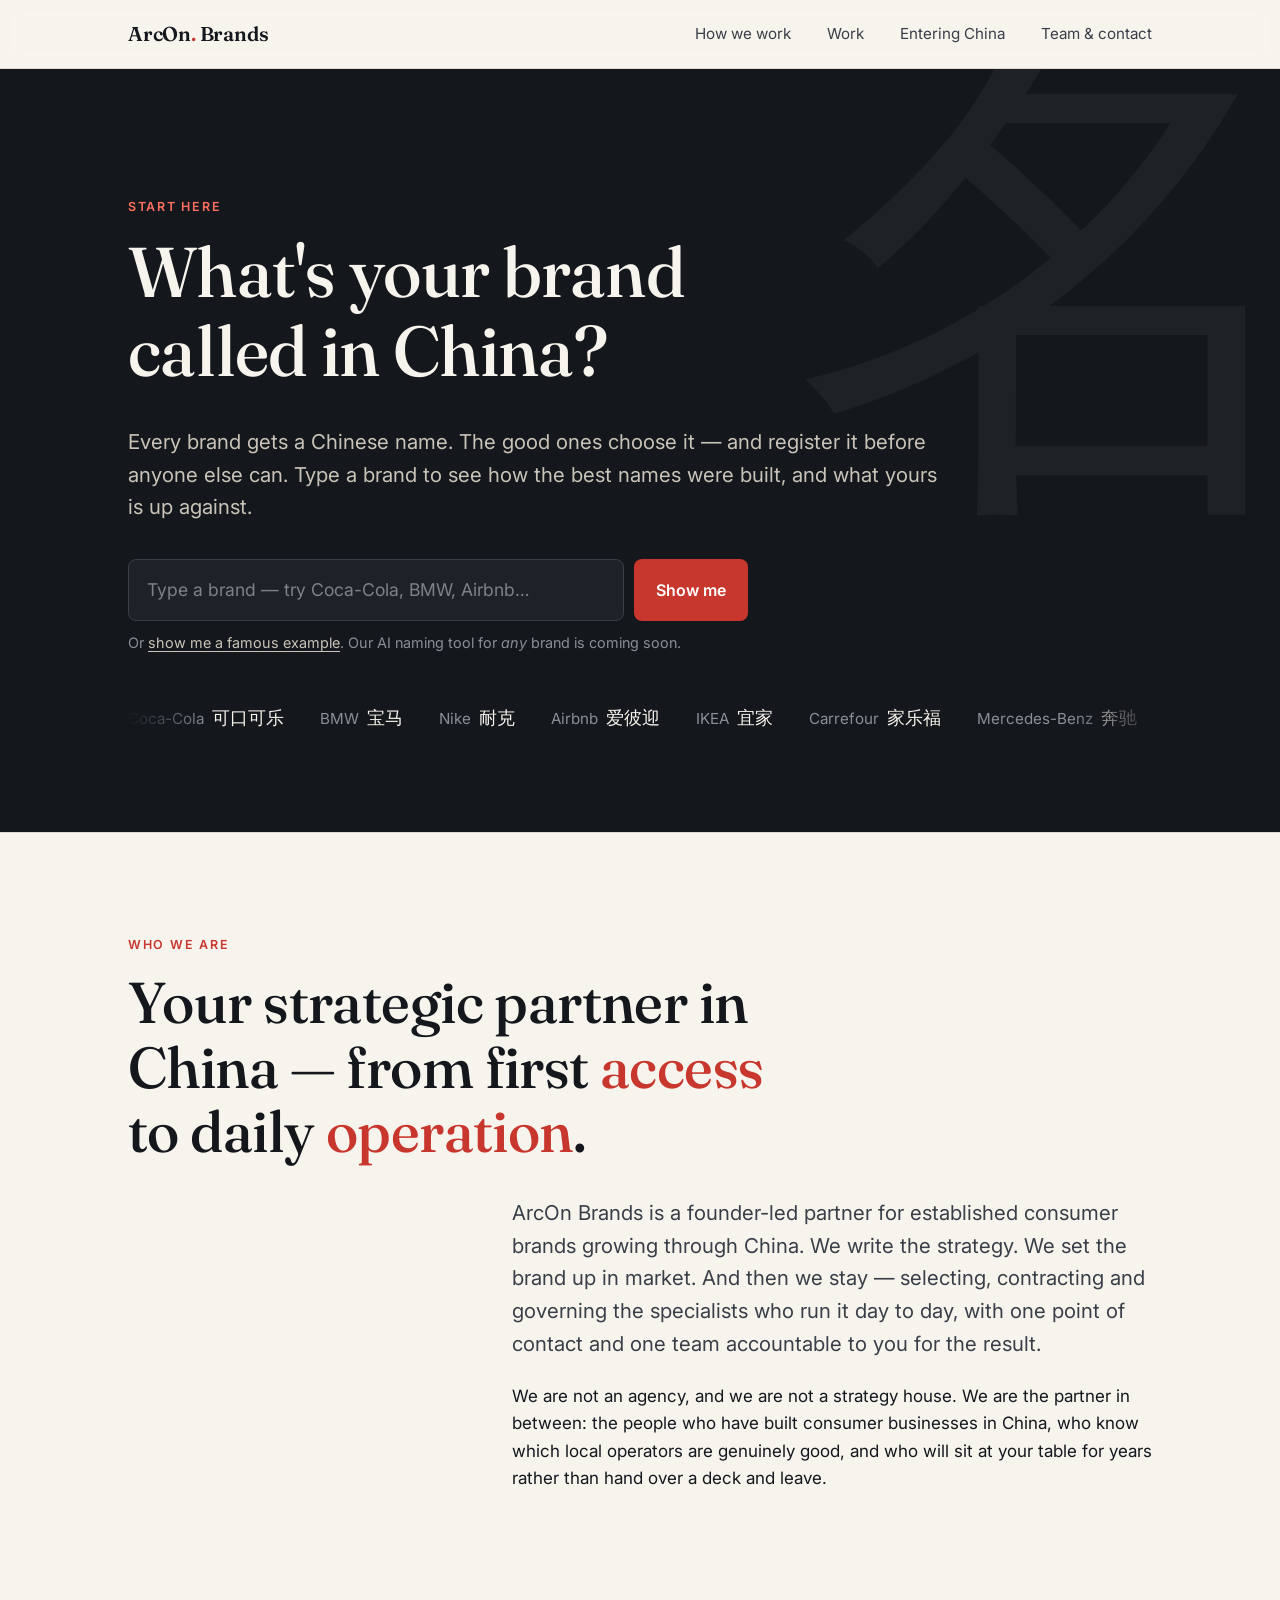
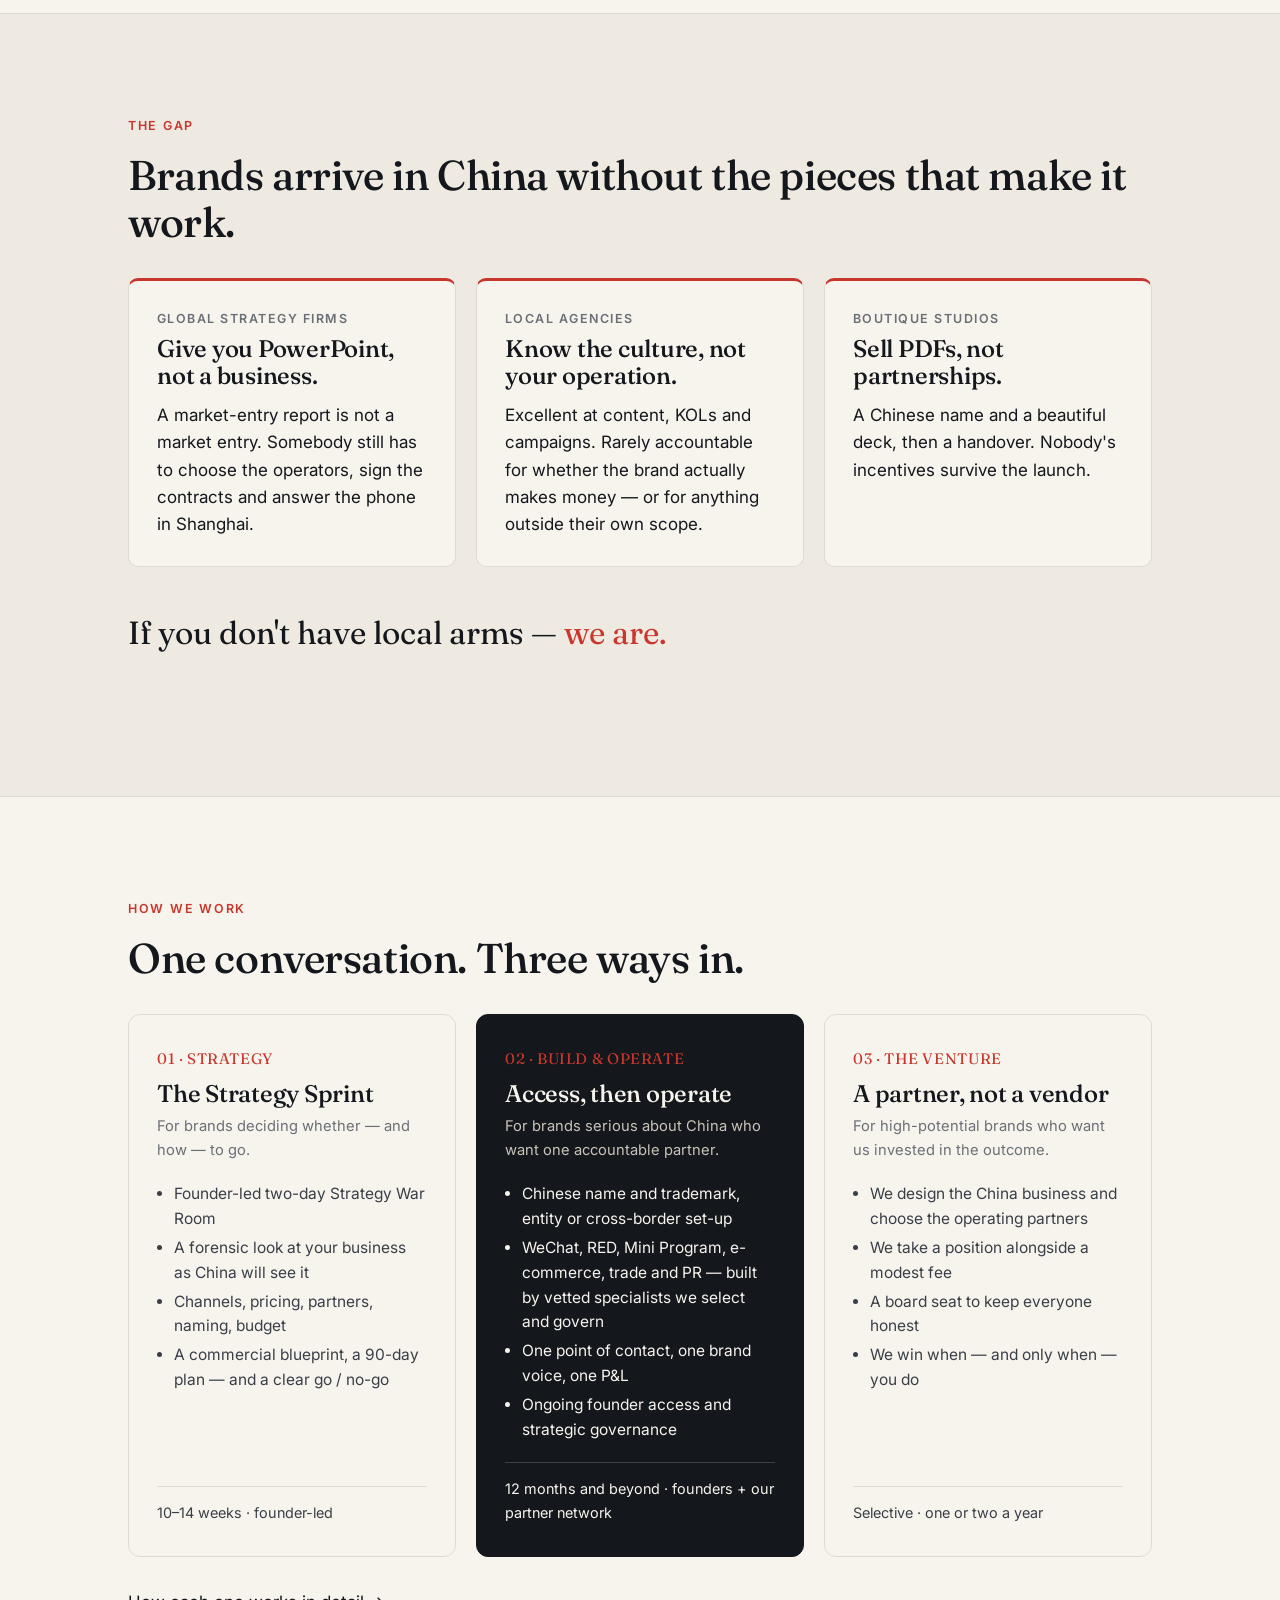
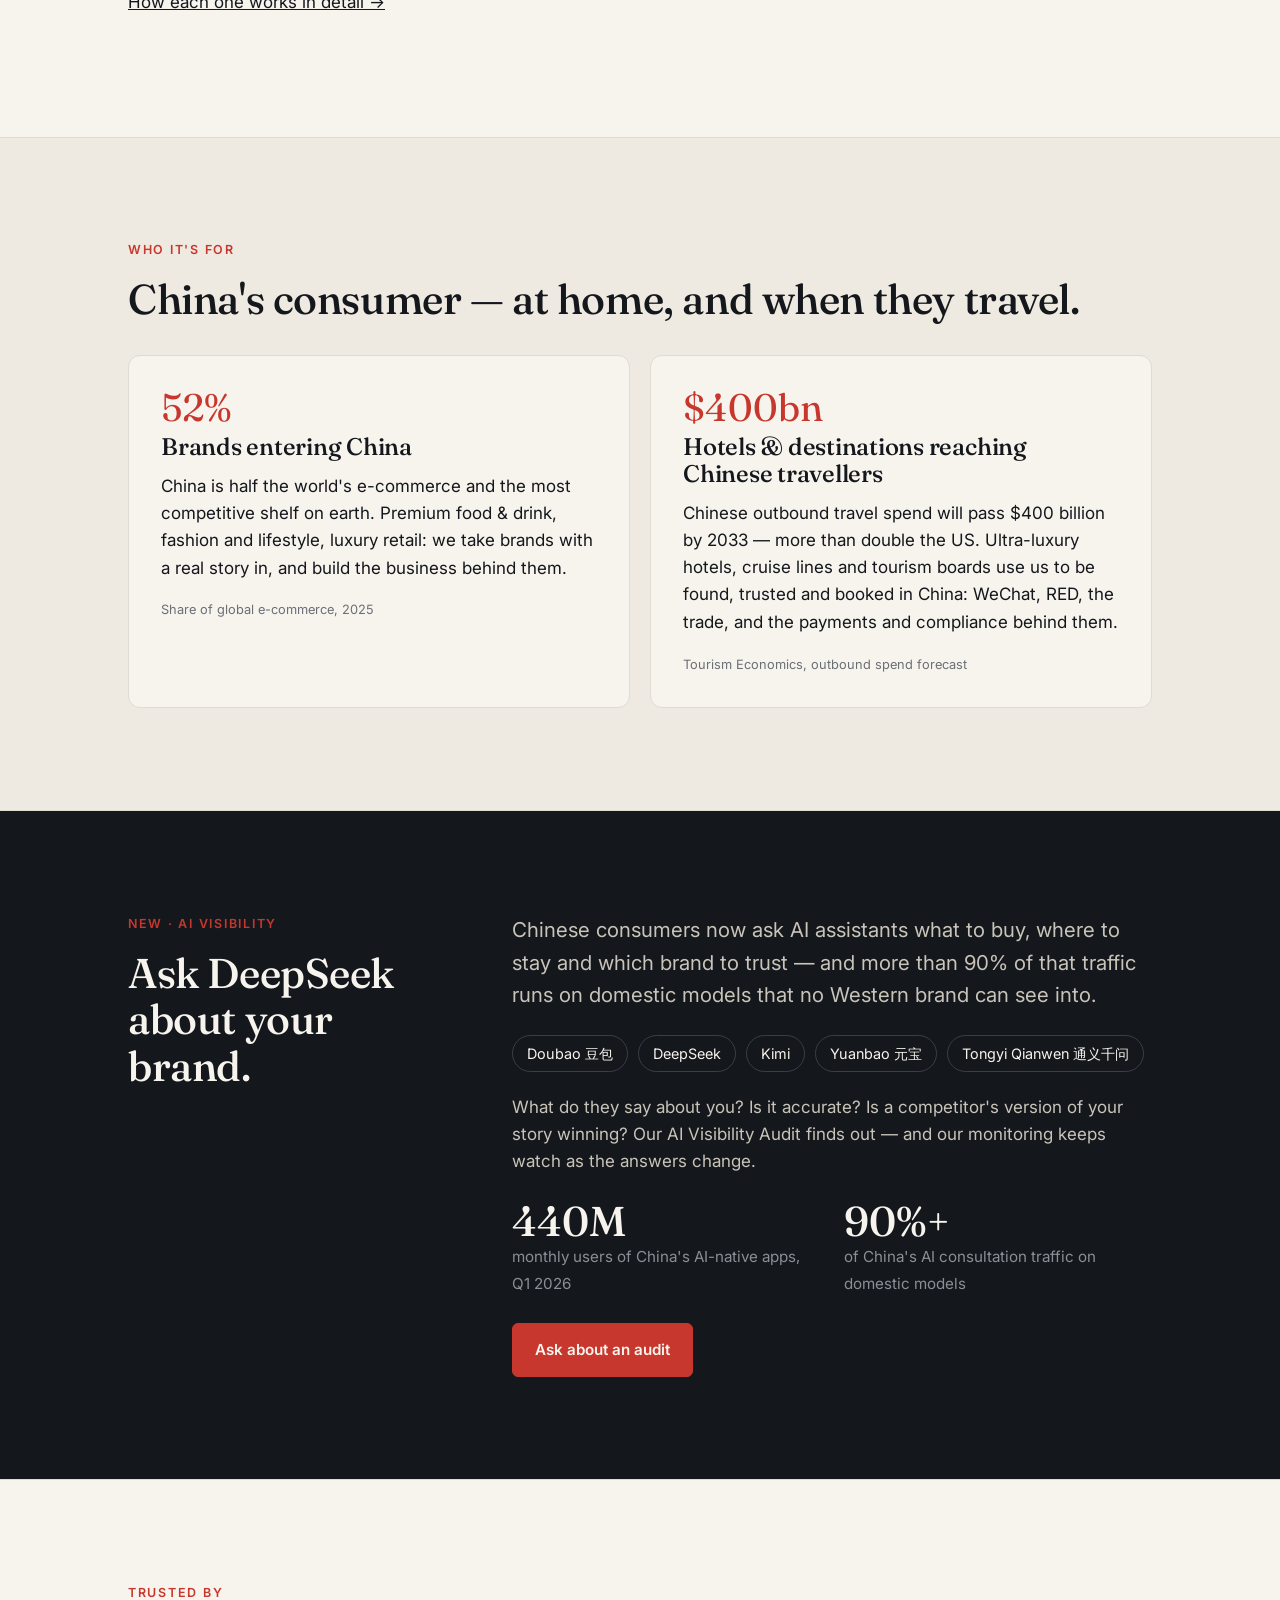
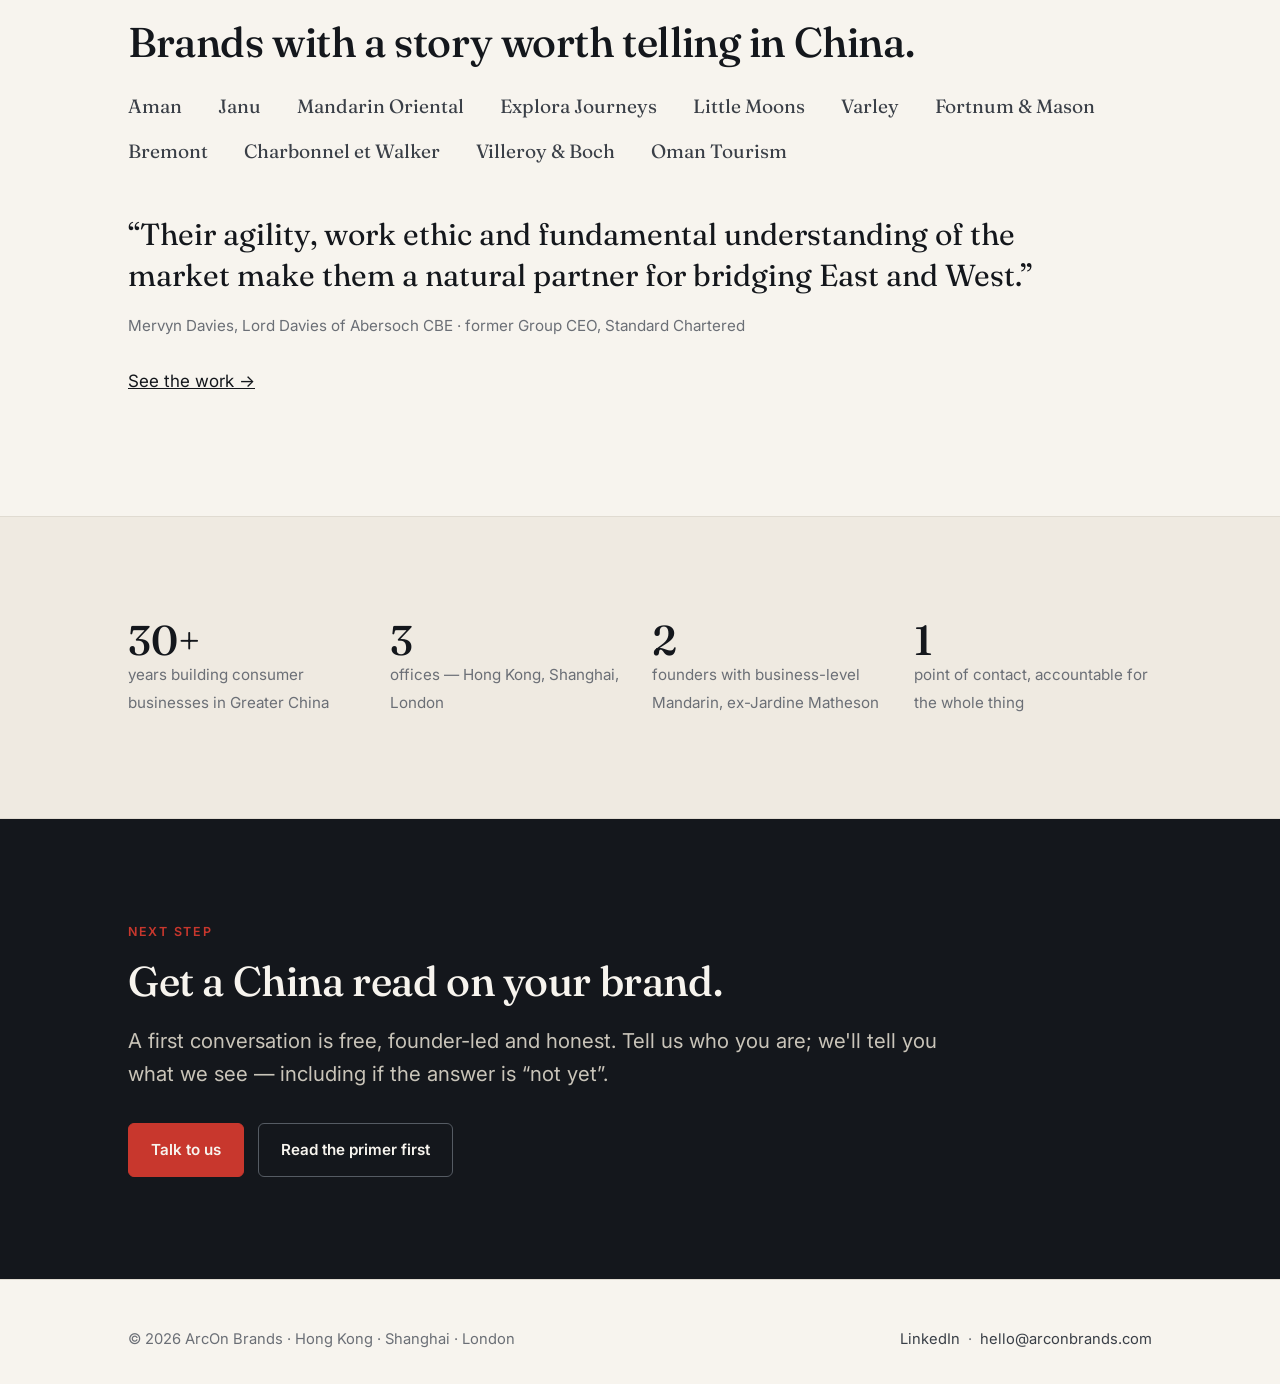
<file: docs/index.html>
<!DOCTYPE html>
<html lang="en">
<head>
<meta charset="utf-8">
<meta name="viewport" content="width=device-width, initial-scale=1">
<title>ArcOn Brands — Your strategic partner in China</title>
<meta name="description" content="Founder-led strategic partner for established consumer brands growing through China: strategy, market access, and governed operation through a vetted network of specialists.">
<link rel="preconnect" href="https://fonts.googleapis.com">
<link rel="preconnect" href="https://fonts.gstatic.com" crossorigin>
<link href="https://fonts.googleapis.com/css2?family=Fraunces:opsz,wght@9..144,400;9..144,500;9..144,600&family=Inter:wght@400;500;600&display=swap" rel="stylesheet">
<link rel="icon" href="favicon.svg" type="image/svg+xml">
<meta property="og:type" content="website">
<meta property="og:title" content="ArcOn Brands — Your strategic partner in China">
<meta property="og:description" content="Founder-led strategic partner for established consumer brands growing through China: strategy, market access, and governed operation through a vetted network of specialists.">
<meta property="og:site_name" content="ArcOn Brands">
<link rel="stylesheet" href="styles.css">
<script src="names.js" defer></script>
</head>
<body>
<header>
  <div class="wrap nav">
    <a class="brand" href="index.html">ArcOn<span>.</span> Brands</a>
    <button class="menu-btn" aria-expanded="false" aria-controls="links" onclick="const l=document.getElementById('links');const o=l.classList.toggle('open');this.setAttribute('aria-expanded',o)">Menu</button>
    <ul class="links" id="links">
      <li><a href="how-we-work.html">How we work</a></li>
      <li><a href="work.html">Work</a></li>
      <li><a href="entering-china.html">Entering China</a></li>
      <li><a href="team.html">Team &amp; contact</a></li>
    </ul>
  </div>
</header>
<main>

<section class="hero-dark">
  <div class="wrap">
    <div class="eyebrow">Start here</div>
    <h1>What's your brand called in China?</h1>
    <p class="lede">Every brand gets a Chinese name. The good ones choose it — and register it before anyone else can. Type a brand to see how the best names were built, and what yours is up against.</p>
    <div class="namer">
      <form id="namer" autocomplete="off">
        <input type="text" name="brand" placeholder="Type a brand — try Coca-Cola, BMW, Airbnb…" aria-label="Brand name" maxlength="40">
        <button type="submit">Show me</button>
      </form>
      <div class="hint">Or <button type="button" id="try">show me a famous example</button>. Our AI naming tool for <em>any</em> brand is coming soon.</div>
    </div>
    <div class="result" id="result" aria-live="polite"></div>
    <div class="ticker" aria-hidden="true"><div class="ticker-track" id="track"></div></div>
  </div>
</section>

<section class="thesis">
  <div class="wrap">
    <div class="eyebrow">Who we are</div>
    <h2>Your strategic partner in China — from first <em>access</em> to daily <em>operation</em>.</h2>
    <div class="split" style="margin-top:2rem">
      <div></div>
      <div>
        <p class="lede">ArcOn Brands is a founder-led partner for established consumer brands growing through China. We write the strategy. We set the brand up in market. And then we stay — selecting, contracting and governing the specialists who run it day to day, with one point of contact and one team accountable to you for the result.</p>
        <p>We are not an agency, and we are not a strategy house. We are the partner in between: the people who have built consumer businesses in China, who know which local operators are genuinely good, and who will sit at your table for years rather than hand over a deck and leave.</p>
      </div>
    </div>
  </div>
</section>

<section class="deep">
  <div class="wrap">
    <div class="eyebrow">The gap</div>
    <h2>Brands arrive in China without the pieces that make it work.</h2>
    <div class="gap">
      <div class="card"><div class="who">Global strategy firms</div><h3>Give you PowerPoint, not a business.</h3><p>A market-entry report is not a market entry. Somebody still has to choose the operators, sign the contracts and answer the phone in Shanghai.</p></div>
      <div class="card"><div class="who">Local agencies</div><h3>Know the culture, not your operation.</h3><p>Excellent at content, KOLs and campaigns. Rarely accountable for whether the brand actually makes money — or for anything outside their own scope.</p></div>
      <div class="card"><div class="who">Boutique studios</div><h3>Sell PDFs, not partnerships.</h3><p>A Chinese name and a beautiful deck, then a handover. Nobody's incentives survive the launch.</p></div>
    </div>
    <p class="punch">If you don't have local arms — <em>we are.</em></p>
  </div>
</section>

<section>
  <div class="wrap">
    <div class="eyebrow">How we work</div>
    <h2>One conversation. Three ways in.</h2>
    <div class="engines">
      <div class="engine">
        <div class="k">01 · STRATEGY</div>
        <h3>The Strategy Sprint</h3>
        <div class="for">For brands deciding whether — and how — to go.</div>
        <ul>
          <li>Founder-led two-day Strategy War Room</li>
          <li>A forensic look at your business as China will see it</li>
          <li>Channels, pricing, partners, naming, budget</li>
          <li>A commercial blueprint, a 90-day plan — and a clear go / no-go</li>
        </ul>
        <div class="foot">10–14 weeks · founder-led</div>
      </div>
      <div class="engine featured">
        <div class="k">02 · BUILD &amp; OPERATE</div>
        <h3>Access, then operate</h3>
        <div class="for">For brands serious about China who want one accountable partner.</div>
        <ul>
          <li>Chinese name and trademark, entity or cross-border set-up</li>
          <li>WeChat, RED, Mini Program, e-commerce, trade and PR — built by vetted specialists we select and govern</li>
          <li>One point of contact, one brand voice, one P&amp;L</li>
          <li>Ongoing founder access and strategic governance</li>
        </ul>
        <div class="foot">12 months and beyond · founders + our partner network</div>
      </div>
      <div class="engine">
        <div class="k">03 · THE VENTURE</div>
        <h3>A partner, not a vendor</h3>
        <div class="for">For high-potential brands who want us invested in the outcome.</div>
        <ul>
          <li>We design the China business and choose the operating partners</li>
          <li>We take a position alongside a modest fee</li>
          <li>A board seat to keep everyone honest</li>
          <li>We win when — and only when — you do</li>
        </ul>
        <div class="foot">Selective · one or two a year</div>
      </div>
    </div>
    <p style="margin-top:2rem"><a href="how-we-work.html">How each one works in detail →</a></p>
  </div>
</section>

<section class="deep">
  <div class="wrap">
    <div class="eyebrow">Who it's for</div>
    <h2>China's consumer — at home, and when they travel.</h2>
    <div class="aud">
      <div>
        <div class="big">52%</div>
        <h3>Brands entering China</h3>
        <p>China is half the world's e-commerce and the most competitive shelf on earth. Premium food &amp; drink, fashion and lifestyle, luxury retail: we take brands with a real story in, and build the business behind them.</p>
        <div class="src">Share of global e-commerce, 2025</div>
      </div>
      <div>
        <div class="big">$400bn</div>
        <h3>Hotels &amp; destinations reaching Chinese travellers</h3>
        <p>Chinese outbound travel spend will pass $400 billion by 2033 — more than double the US. Ultra-luxury hotels, cruise lines and tourism boards use us to be found, trusted and booked in China: WeChat, RED, the trade, and the payments and compliance behind them.</p>
        <div class="src">Tourism Economics, outbound spend forecast</div>
      </div>
    </div>
  </div>
</section>

<section class="ai">
  <div class="wrap split">
    <div>
      <div class="eyebrow">New · AI visibility</div>
      <h2>Ask DeepSeek about your brand.</h2>
    </div>
    <div>
      <p class="lede">Chinese consumers now ask AI assistants what to buy, where to stay and which brand to trust — and more than 90% of that traffic runs on domestic models that no Western brand can see into.</p>
      <div class="models"><span>Doubao 豆包</span><span>DeepSeek</span><span>Kimi</span><span>Yuanbao 元宝</span><span>Tongyi Qianwen 通义千问</span></div>
      <p>What do they say about you? Is it accurate? Is a competitor's version of your story winning? Our AI Visibility Audit finds out — and our monitoring keeps watch as the answers change.</p>
      <div class="stats" style="margin:1.6rem 0">
        <div class="stat"><b>440M</b><span>monthly users of China's AI-native apps, Q1 2026</span></div>
        <div class="stat"><b>90%+</b><span>of China's AI consultation traffic on domestic models</span></div>
      </div>
      <a class="btn primary" href="mailto:hello@arconbrands.com?subject=AI%20Visibility%20Audit">Ask about an audit</a>
    </div>
  </div>
</section>

<section>
  <div class="wrap">
    <div class="eyebrow">Trusted by</div>
    <h2>Brands with a story worth telling in China.</h2>
    <div class="logos">
      <span>Aman</span><span>Janu</span><span>Mandarin Oriental</span><span>Explora Journeys</span><span>Little Moons</span><span>Varley</span><span>Fortnum &amp; Mason</span><span>Bremont</span><span>Charbonnel et Walker</span><span>Villeroy &amp; Boch</span><span>Oman Tourism</span>
    </div>
    <blockquote style="margin-top:3rem">
      “Their agility, work ethic and fundamental understanding of the market make them a natural partner for bridging East and West.”
      <footer>Mervyn Davies, Lord Davies of Abersoch CBE · former Group CEO, Standard Chartered</footer>
    </blockquote>
    <p style="margin-top:2rem"><a href="work.html">See the work →</a></p>
  </div>
</section>

<section class="deep">
  <div class="wrap">
    <div class="stats">
      <div class="stat"><b>30+</b><span>years building consumer businesses in Greater China</span></div>
      <div class="stat"><b>3</b><span>offices — Hong Kong, Shanghai, London</span></div>
      <div class="stat"><b>2</b><span>founders with business-level Mandarin, ex-Jardine Matheson</span></div>
      <div class="stat"><b>1</b><span>point of contact, accountable for the whole thing</span></div>
    </div>
  </div>
</section>

<section class="band">
  <div class="wrap">
    <div class="eyebrow">Next step</div>
    <h2>Get a China read on your brand.</h2>
    <p class="lede">A first conversation is free, founder-led and honest. Tell us who you are; we'll tell you what we see — including if the answer is “not yet”.</p>
    <div class="cta-row">
      <a class="btn primary" href="mailto:hello@arconbrands.com">Talk to us</a>
      <a class="btn ghost" href="entering-china.html">Read the primer first</a>
    </div>
  </div>
</section>
</main>
<footer class="site">
  <div class="wrap">
    <div class="row">
      <div>© 2026 ArcOn Brands · Hong Kong · Shanghai · London</div>
      <div><a href="https://www.linkedin.com/company/arcon-brands-hongkong" target="_blank" rel="noopener">LinkedIn</a> &nbsp;·&nbsp; <a href="mailto:hello@arconbrands.com">hello@arconbrands.com</a></div>
    </div>
  </div>
</footer>
</body>
</html>
</file>
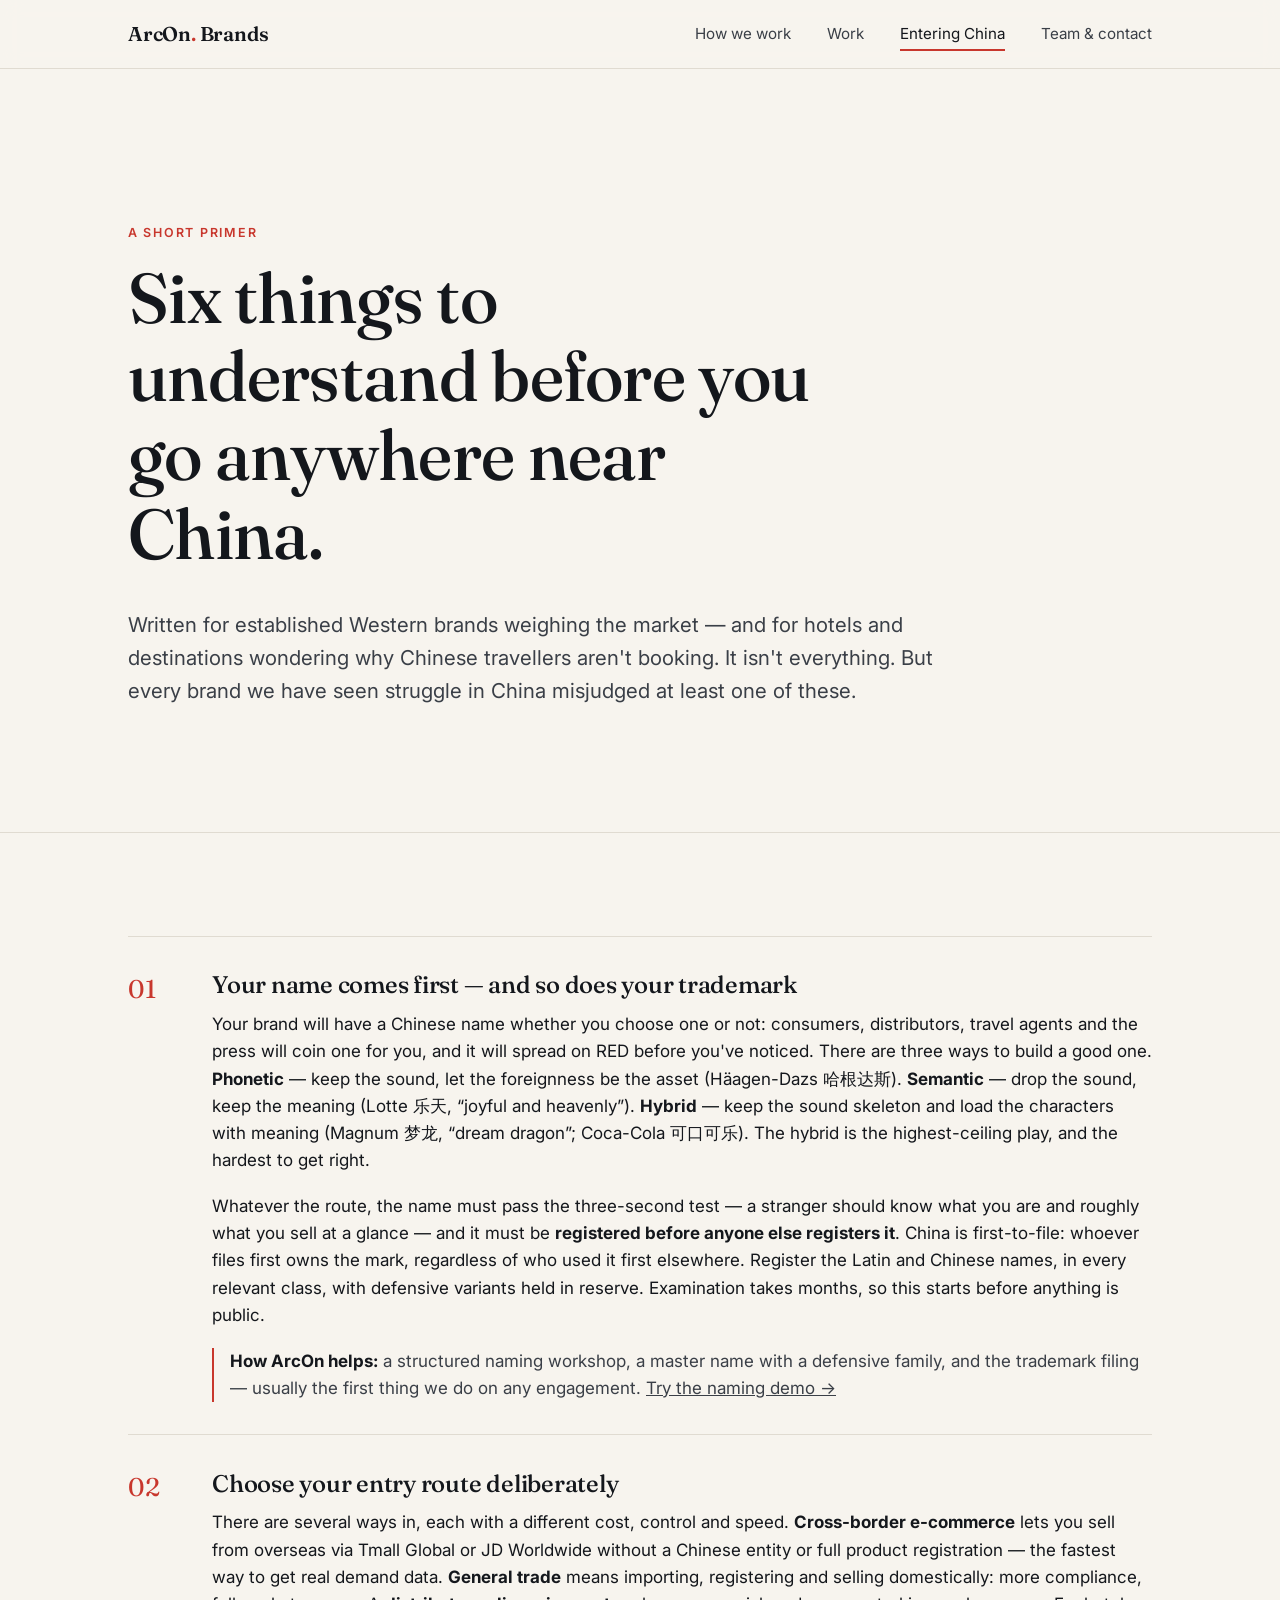
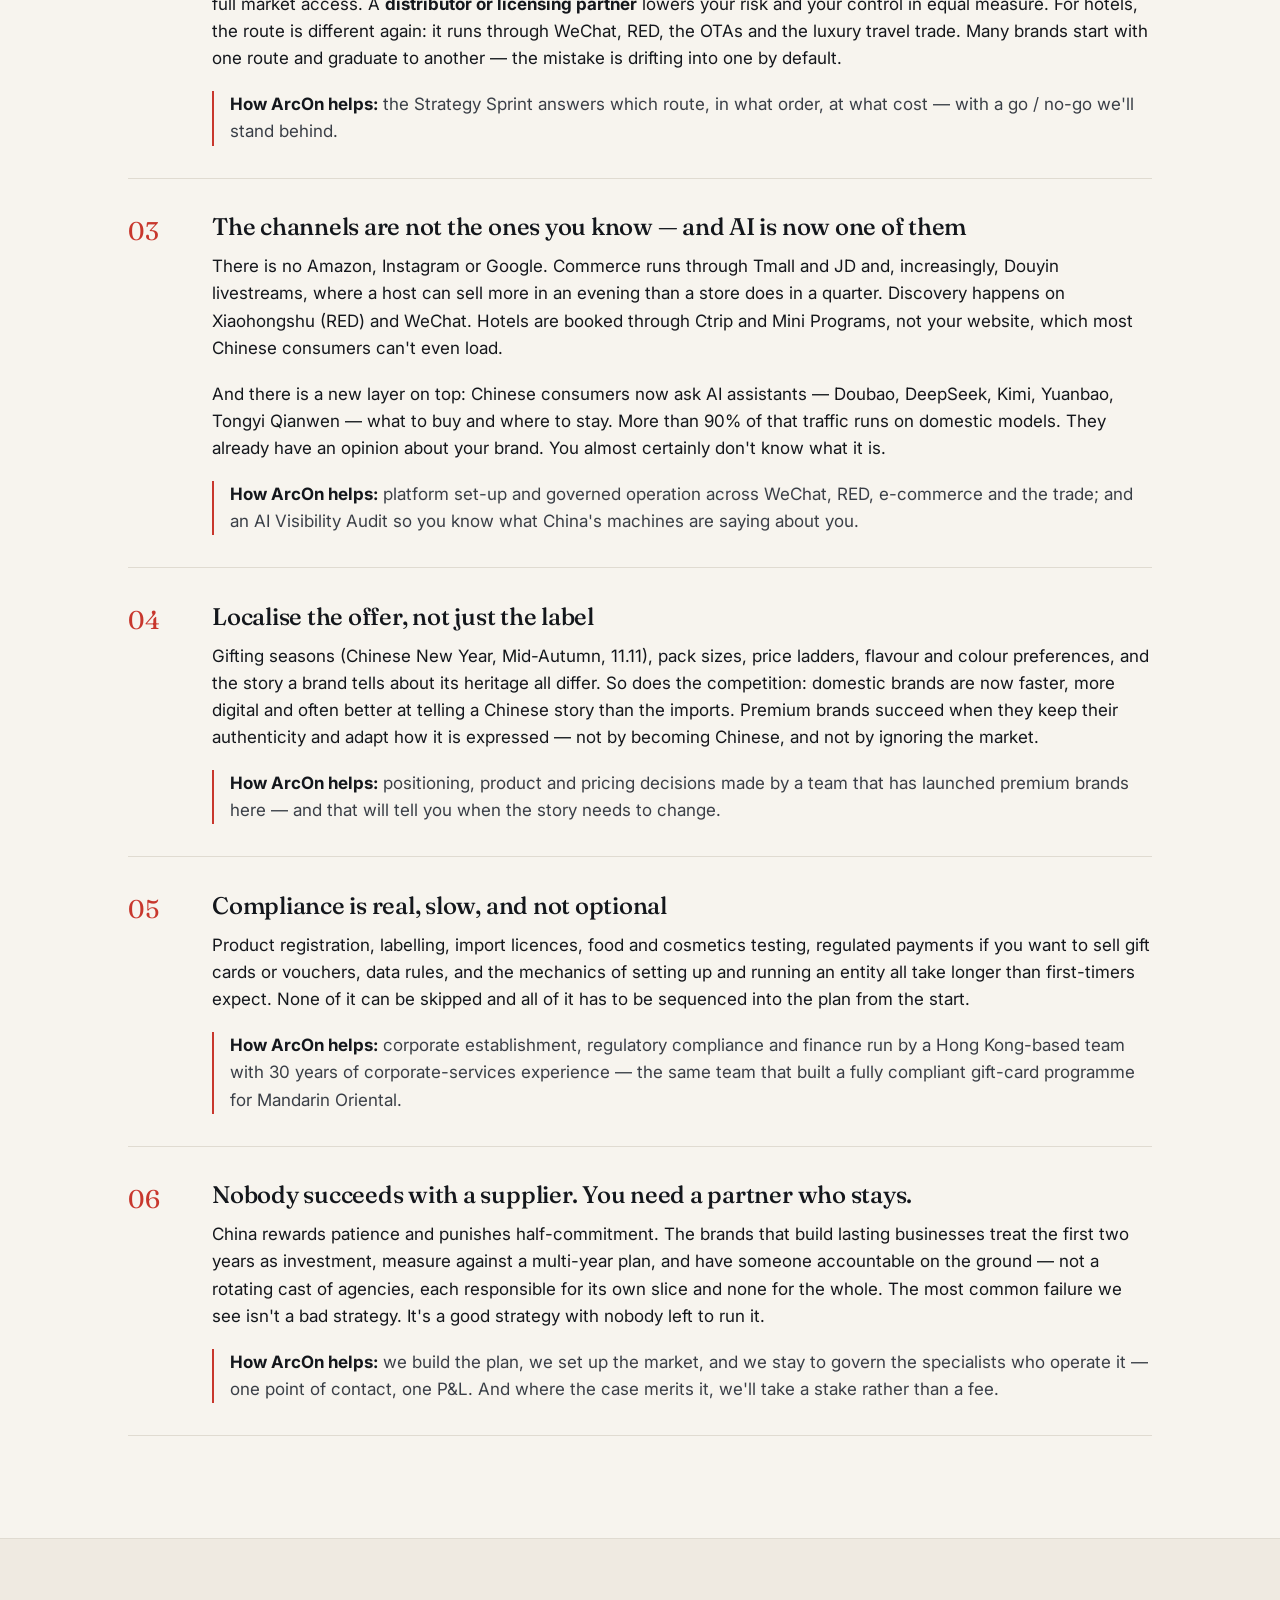
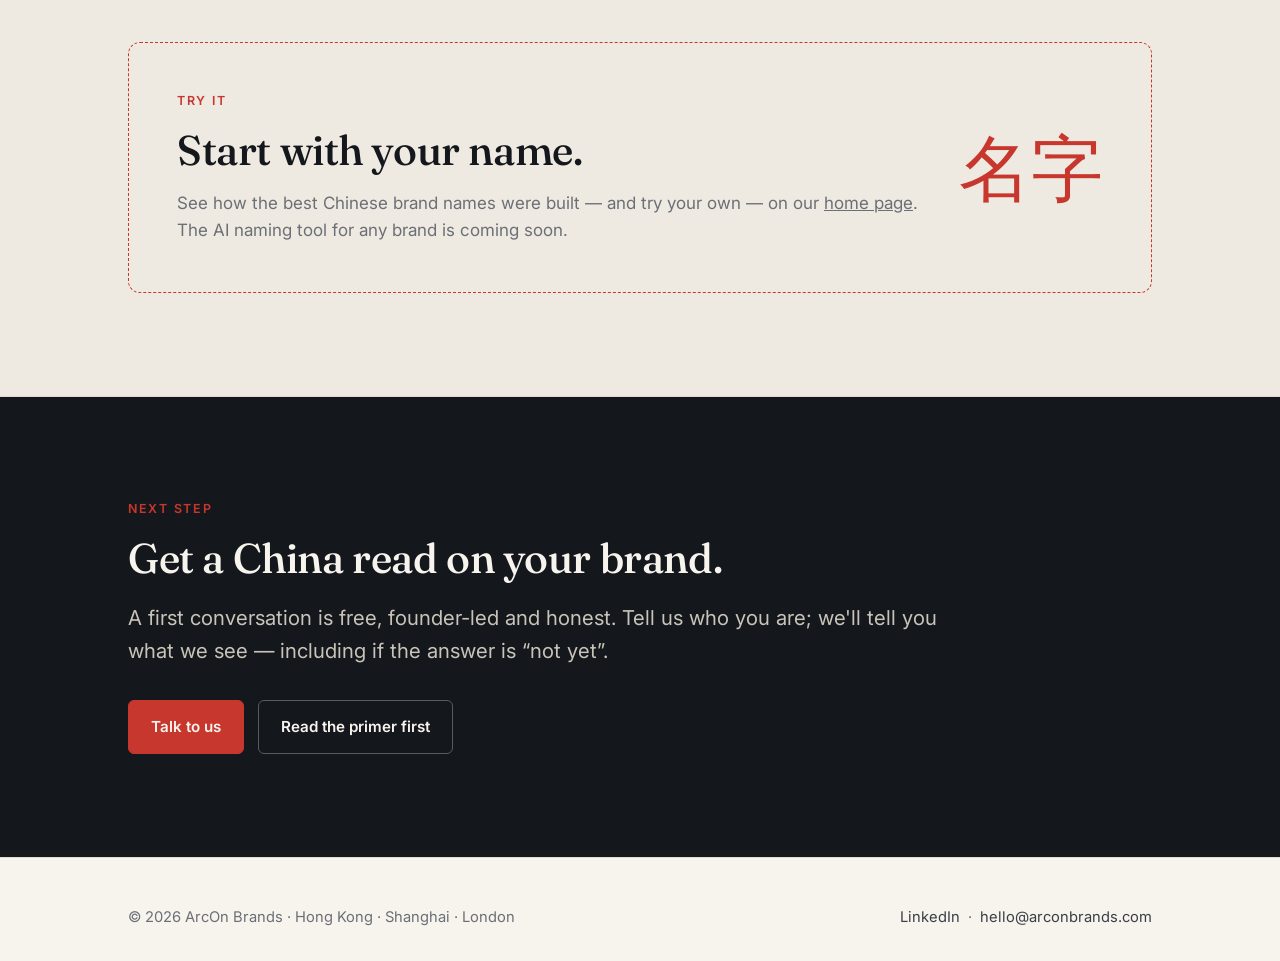
<file: docs/entering-china.html>
<!DOCTYPE html>
<html lang="en">
<head>
<meta charset="utf-8">
<meta name="viewport" content="width=device-width, initial-scale=1">
<title>Entering China — a short primer — ArcOn Brands</title>
<meta name="description" content="Six things to understand before entering China: naming and trademark, entry route, channels and AI, localisation, compliance, and why you need a partner who stays.">
<link rel="preconnect" href="https://fonts.googleapis.com">
<link rel="preconnect" href="https://fonts.gstatic.com" crossorigin>
<link href="https://fonts.googleapis.com/css2?family=Fraunces:opsz,wght@9..144,400;9..144,500;9..144,600&family=Inter:wght@400;500;600&display=swap" rel="stylesheet">
<link rel="icon" href="favicon.svg" type="image/svg+xml">
<meta property="og:type" content="website">
<meta property="og:title" content="Entering China — a short primer — ArcOn Brands">
<meta property="og:description" content="Six things to understand before entering China: naming and trademark, entry route, channels and AI, localisation, compliance, and why you need a partner who stays.">
<meta property="og:site_name" content="ArcOn Brands">
<link rel="stylesheet" href="styles.css">
</head>
<body>
<header>
  <div class="wrap nav">
    <a class="brand" href="index.html">ArcOn<span>.</span> Brands</a>
    <button class="menu-btn" aria-expanded="false" aria-controls="links" onclick="const l=document.getElementById('links');const o=l.classList.toggle('open');this.setAttribute('aria-expanded',o)">Menu</button>
    <ul class="links" id="links">
      <li><a href="how-we-work.html">How we work</a></li>
      <li><a href="work.html">Work</a></li>
      <li><a href="entering-china.html" aria-current="page">Entering China</a></li>
      <li><a href="team.html">Team &amp; contact</a></li>
    </ul>
  </div>
</header>
<main>

<section class="hero">
  <div class="wrap">
    <div class="eyebrow">A short primer</div>
    <h1>Six things to understand before you go anywhere near China.</h1>
    <p class="lede">Written for established Western brands weighing the market — and for hotels and destinations wondering why Chinese travellers aren't booking. It isn't everything. But every brand we have seen struggle in China misjudged at least one of these.</p>
  </div>
</section>

<section>
  <div class="wrap">
    <div class="steps">

      <div class="step">
        <div>
          <h3>Your name comes first — and so does your trademark</h3>
          <p>Your brand will have a Chinese name whether you choose one or not: consumers, distributors, travel agents and the press will coin one for you, and it will spread on RED before you've noticed. There are three ways to build a good one. <strong>Phonetic</strong> — keep the sound, let the foreignness be the asset (Häagen-Dazs 哈根达斯). <strong>Semantic</strong> — drop the sound, keep the meaning (Lotte 乐天, “joyful and heavenly”). <strong>Hybrid</strong> — keep the sound skeleton and load the characters with meaning (Magnum 梦龙, “dream dragon”; Coca-Cola 可口可乐). The hybrid is the highest-ceiling play, and the hardest to get right.</p>
          <p>Whatever the route, the name must pass the three-second test — a stranger should know what you are and roughly what you sell at a glance — and it must be <strong>registered before anyone else registers it</strong>. China is first-to-file: whoever files first owns the mark, regardless of who used it first elsewhere. Register the Latin and Chinese names, in every relevant class, with defensive variants held in reserve. Examination takes months, so this starts before anything is public.</p>
          <div class="how"><strong>How ArcOn helps:</strong> a structured naming workshop, a master name with a defensive family, and the trademark filing — usually the first thing we do on any engagement. <a href="index.html">Try the naming demo →</a></div>
        </div>
      </div>

      <div class="step">
        <div>
          <h3>Choose your entry route deliberately</h3>
          <p>There are several ways in, each with a different cost, control and speed. <strong>Cross-border e-commerce</strong> lets you sell from overseas via Tmall Global or JD Worldwide without a Chinese entity or full product registration — the fastest way to get real demand data. <strong>General trade</strong> means importing, registering and selling domestically: more compliance, full market access. A <strong>distributor or licensing partner</strong> lowers your risk and your control in equal measure. For hotels, the route is different again: it runs through WeChat, RED, the OTAs and the luxury travel trade. Many brands start with one route and graduate to another — the mistake is drifting into one by default.</p>
          <div class="how"><strong>How ArcOn helps:</strong> the Strategy Sprint answers which route, in what order, at what cost — with a go / no-go we'll stand behind.</div>
        </div>
      </div>

      <div class="step">
        <div>
          <h3>The channels are not the ones you know — and AI is now one of them</h3>
          <p>There is no Amazon, Instagram or Google. Commerce runs through Tmall and JD and, increasingly, Douyin livestreams, where a host can sell more in an evening than a store does in a quarter. Discovery happens on Xiaohongshu (RED) and WeChat. Hotels are booked through Ctrip and Mini Programs, not your website, which most Chinese consumers can't even load.</p>
          <p>And there is a new layer on top: Chinese consumers now ask AI assistants — Doubao, DeepSeek, Kimi, Yuanbao, Tongyi Qianwen — what to buy and where to stay. More than 90% of that traffic runs on domestic models. They already have an opinion about your brand. You almost certainly don't know what it is.</p>
          <div class="how"><strong>How ArcOn helps:</strong> platform set-up and governed operation across WeChat, RED, e-commerce and the trade; and an AI Visibility Audit so you know what China's machines are saying about you.</div>
        </div>
      </div>

      <div class="step">
        <div>
          <h3>Localise the offer, not just the label</h3>
          <p>Gifting seasons (Chinese New Year, Mid-Autumn, 11.11), pack sizes, price ladders, flavour and colour preferences, and the story a brand tells about its heritage all differ. So does the competition: domestic brands are now faster, more digital and often better at telling a Chinese story than the imports. Premium brands succeed when they keep their authenticity and adapt how it is expressed — not by becoming Chinese, and not by ignoring the market.</p>
          <div class="how"><strong>How ArcOn helps:</strong> positioning, product and pricing decisions made by a team that has launched premium brands here — and that will tell you when the story needs to change.</div>
        </div>
      </div>

      <div class="step">
        <div>
          <h3>Compliance is real, slow, and not optional</h3>
          <p>Product registration, labelling, import licences, food and cosmetics testing, regulated payments if you want to sell gift cards or vouchers, data rules, and the mechanics of setting up and running an entity all take longer than first-timers expect. None of it can be skipped and all of it has to be sequenced into the plan from the start.</p>
          <div class="how"><strong>How ArcOn helps:</strong> corporate establishment, regulatory compliance and finance run by a Hong Kong-based team with 30 years of corporate-services experience — the same team that built a fully compliant gift-card programme for Mandarin Oriental.</div>
        </div>
      </div>

      <div class="step">
        <div>
          <h3>Nobody succeeds with a supplier. You need a partner who stays.</h3>
          <p>China rewards patience and punishes half-commitment. The brands that build lasting businesses treat the first two years as investment, measure against a multi-year plan, and have someone accountable on the ground — not a rotating cast of agencies, each responsible for its own slice and none for the whole. The most common failure we see isn't a bad strategy. It's a good strategy with nobody left to run it.</p>
          <div class="how"><strong>How ArcOn helps:</strong> we build the plan, we set up the market, and we stay to govern the specialists who operate it — one point of contact, one P&amp;L. And where the case merits it, we'll take a stake rather than a fee.</div>
        </div>
      </div>

    </div>
  </div>
</section>

<section class="deep">
  <div class="wrap">
    <div class="teaser">
      <div>
        <div class="eyebrow">Try it</div>
        <h2 style="margin-bottom:.4em">Start with your name.</h2>
        <p class="muted" style="margin:0">See how the best Chinese brand names were built — and try your own — on our <a href="index.html">home page</a>. The AI naming tool for any brand is coming soon.</p>
      </div>
      <div class="zh">名字</div>
    </div>
  </div>
</section>
<section class="band">
  <div class="wrap">
    <div class="eyebrow">Next step</div>
    <h2>Get a China read on your brand.</h2>
    <p class="lede">A first conversation is free, founder-led and honest. Tell us who you are; we'll tell you what we see — including if the answer is “not yet”.</p>
    <div class="cta-row">
      <a class="btn primary" href="mailto:hello@arconbrands.com">Talk to us</a>
      <a class="btn ghost" href="entering-china.html">Read the primer first</a>
    </div>
  </div>
</section>
</main>
<footer class="site">
  <div class="wrap">
    <div class="row">
      <div>© 2026 ArcOn Brands · Hong Kong · Shanghai · London</div>
      <div><a href="https://www.linkedin.com/company/arcon-brands-hongkong" target="_blank" rel="noopener">LinkedIn</a> &nbsp;·&nbsp; <a href="mailto:hello@arconbrands.com">hello@arconbrands.com</a></div>
    </div>
  </div>
</footer>
</body>
</html>
</file>
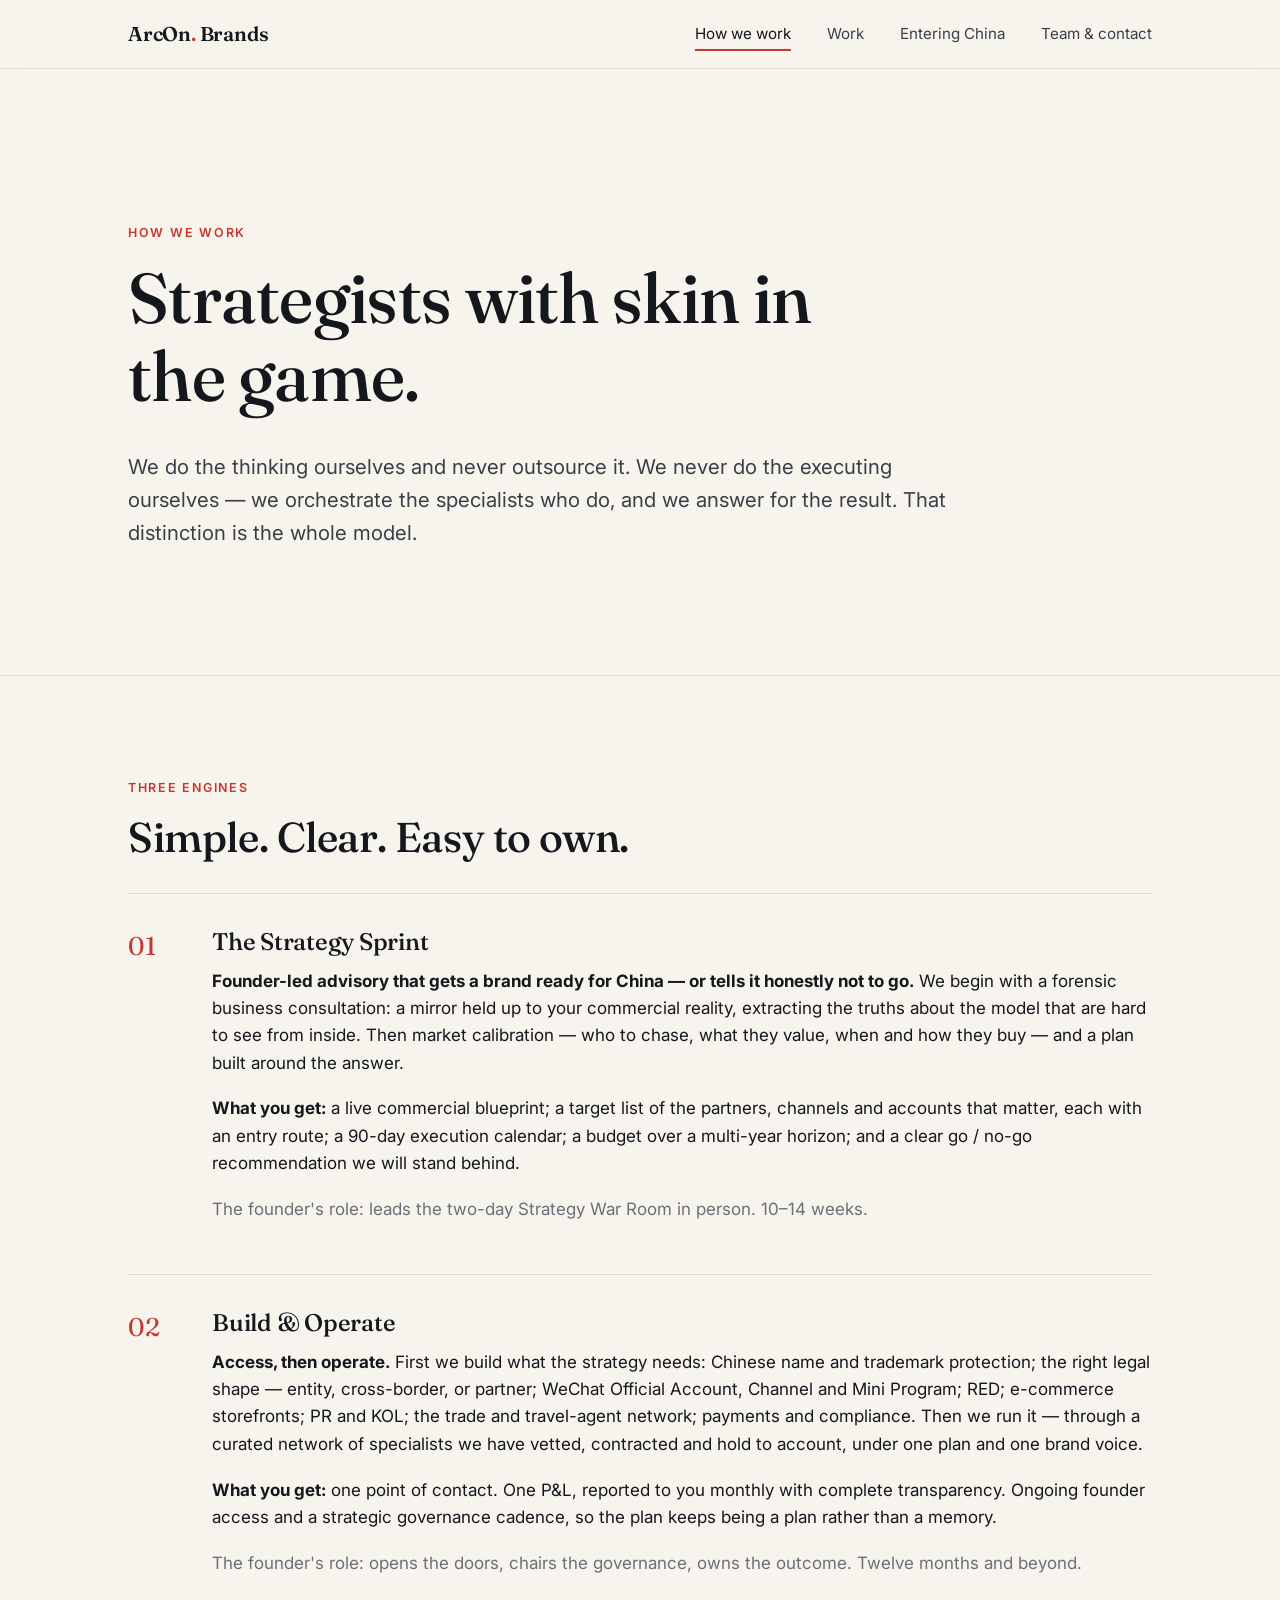
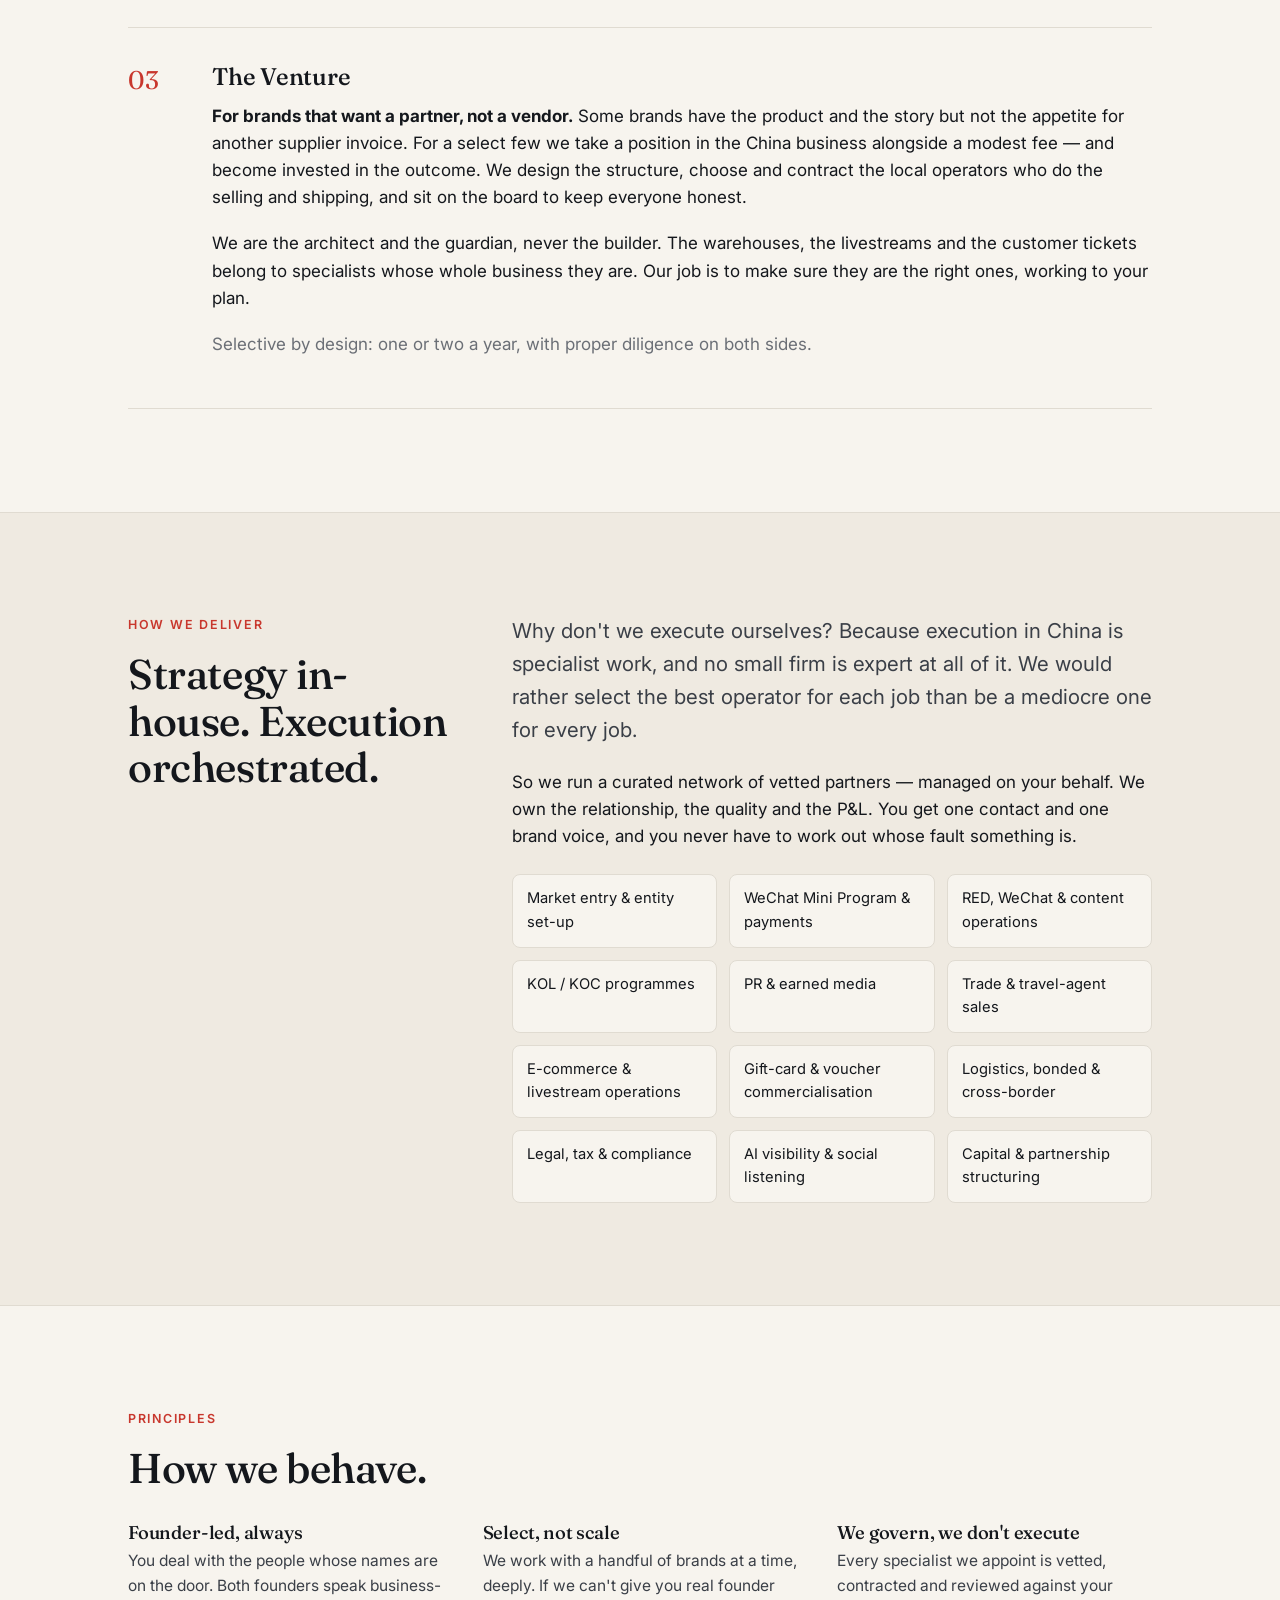
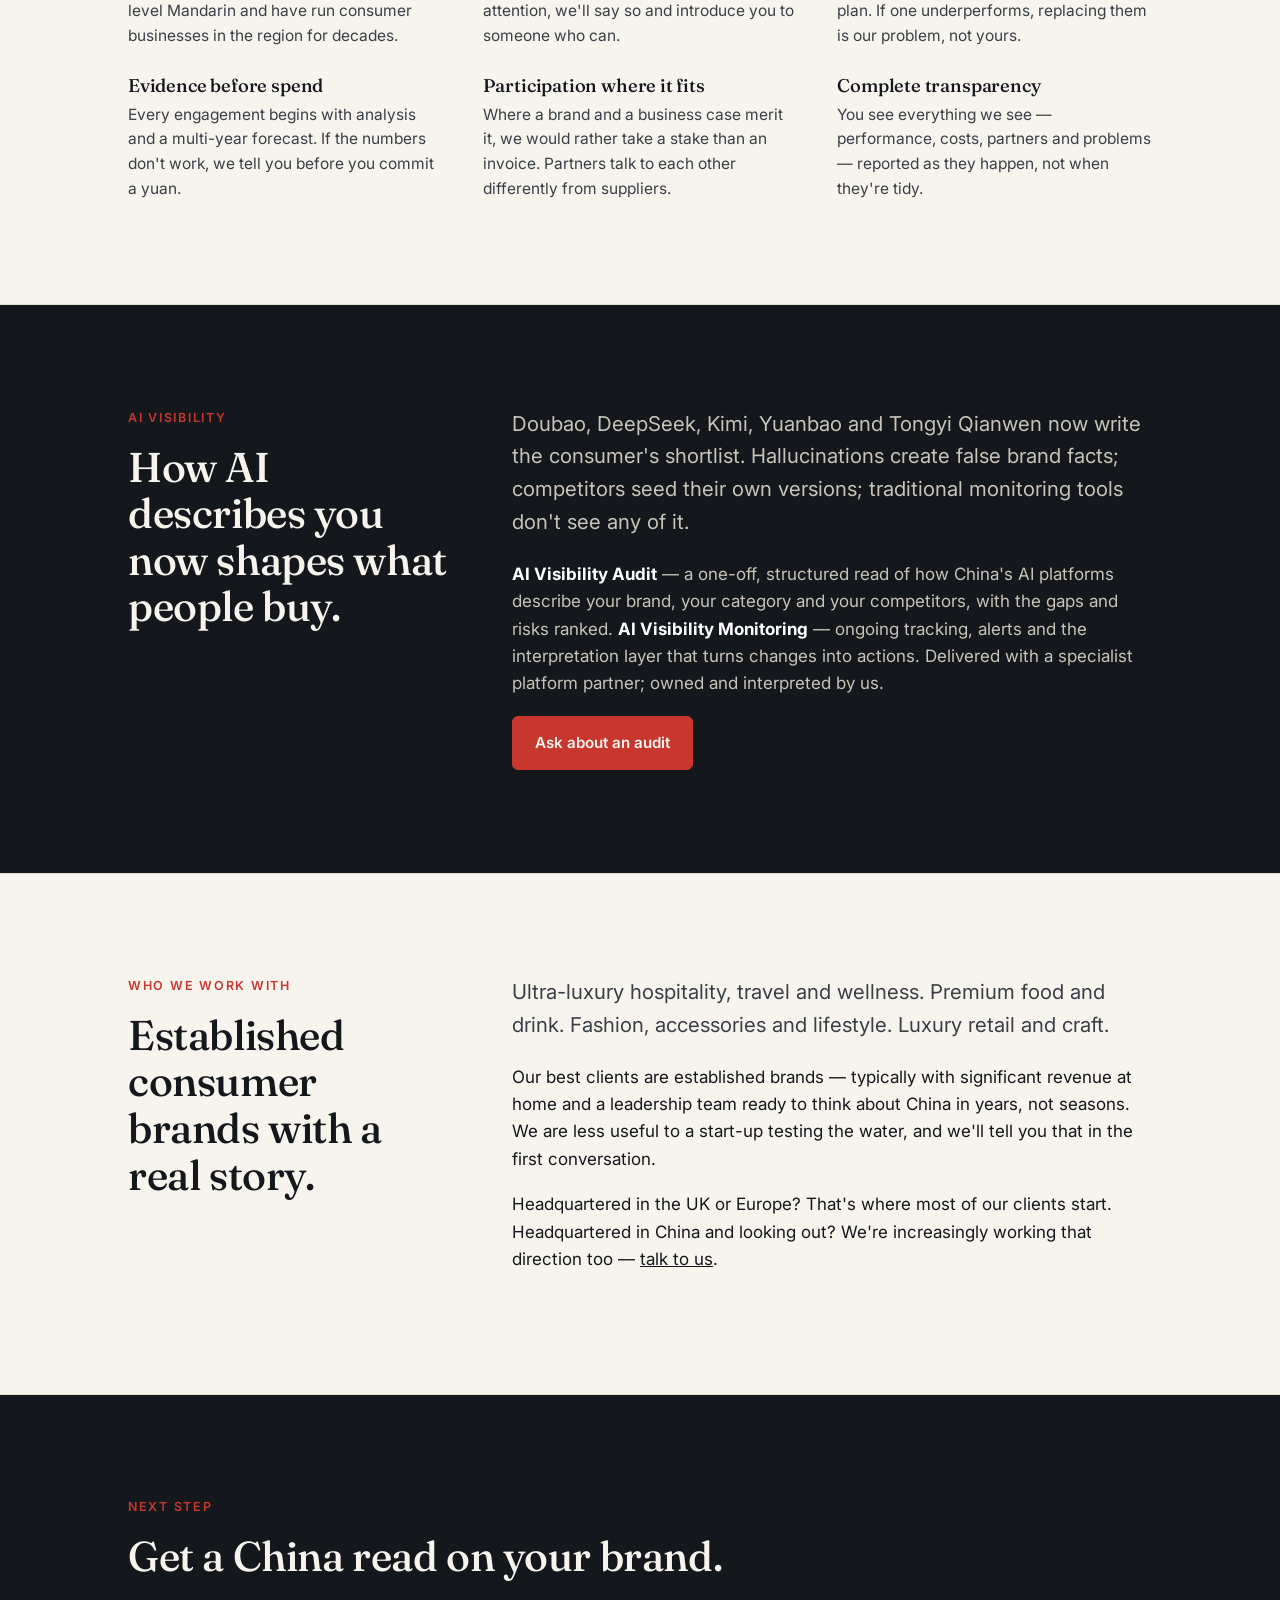
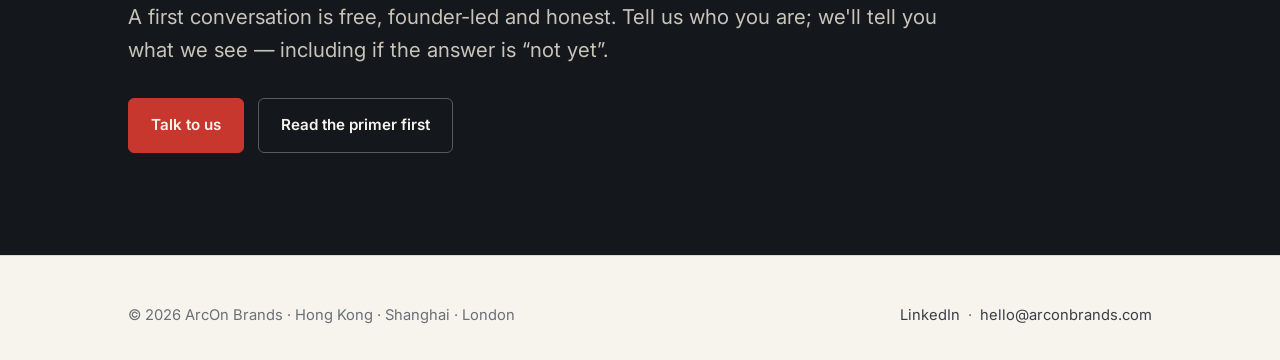
<file: docs/how-we-work.html>
<!DOCTYPE html>
<html lang="en">
<head>
<meta charset="utf-8">
<meta name="viewport" content="width=device-width, initial-scale=1">
<title>How we work — ArcOn Brands</title>
<meta name="description" content="Three ways to work with ArcOn Brands: the Strategy Sprint, Build & Operate through a governed specialist network, and the Venture — a partner, not a vendor.">
<link rel="preconnect" href="https://fonts.googleapis.com">
<link rel="preconnect" href="https://fonts.gstatic.com" crossorigin>
<link href="https://fonts.googleapis.com/css2?family=Fraunces:opsz,wght@9..144,400;9..144,500;9..144,600&family=Inter:wght@400;500;600&display=swap" rel="stylesheet">
<link rel="icon" href="favicon.svg" type="image/svg+xml">
<meta property="og:type" content="website">
<meta property="og:title" content="How we work — ArcOn Brands">
<meta property="og:description" content="Three ways to work with ArcOn Brands: the Strategy Sprint, Build & Operate through a governed specialist network, and the Venture — a partner, not a vendor.">
<meta property="og:site_name" content="ArcOn Brands">
<link rel="stylesheet" href="styles.css">
</head>
<body>
<header>
  <div class="wrap nav">
    <a class="brand" href="index.html">ArcOn<span>.</span> Brands</a>
    <button class="menu-btn" aria-expanded="false" aria-controls="links" onclick="const l=document.getElementById('links');const o=l.classList.toggle('open');this.setAttribute('aria-expanded',o)">Menu</button>
    <ul class="links" id="links">
      <li><a href="how-we-work.html" aria-current="page">How we work</a></li>
      <li><a href="work.html">Work</a></li>
      <li><a href="entering-china.html">Entering China</a></li>
      <li><a href="team.html">Team &amp; contact</a></li>
    </ul>
  </div>
</header>
<main>

<section class="hero">
  <div class="wrap">
    <div class="eyebrow">How we work</div>
    <h1>Strategists with skin in the game.</h1>
    <p class="lede">We do the thinking ourselves and never outsource it. We never do the executing ourselves — we orchestrate the specialists who do, and we answer for the result. That distinction is the whole model.</p>
  </div>
</section>

<section>
  <div class="wrap">
    <div class="eyebrow">Three engines</div>
    <h2>Simple. Clear. Easy to own.</h2>
    <div class="steps" style="margin-top:2rem">

      <div class="step">
        <div>
          <h3>The Strategy Sprint</h3>
          <p><strong>Founder-led advisory that gets a brand ready for China — or tells it honestly not to go.</strong> We begin with a forensic business consultation: a mirror held up to your commercial reality, extracting the truths about the model that are hard to see from inside. Then market calibration — who to chase, what they value, when and how they buy — and a plan built around the answer.</p>
          <p><strong>What you get:</strong> a live commercial blueprint; a target list of the partners, channels and accounts that matter, each with an entry route; a 90-day execution calendar; a budget over a multi-year horizon; and a clear go / no-go recommendation we will stand behind.</p>
          <p class="muted">The founder's role: leads the two-day Strategy War Room in person. 10–14 weeks.</p>
        </div>
      </div>

      <div class="step">
        <div>
          <h3>Build &amp; Operate</h3>
          <p><strong>Access, then operate.</strong> First we build what the strategy needs: Chinese name and trademark protection; the right legal shape — entity, cross-border, or partner; WeChat Official Account, Channel and Mini Program; RED; e-commerce storefronts; PR and KOL; the trade and travel-agent network; payments and compliance. Then we run it — through a curated network of specialists we have vetted, contracted and hold to account, under one plan and one brand voice.</p>
          <p><strong>What you get:</strong> one point of contact. One P&amp;L, reported to you monthly with complete transparency. Ongoing founder access and a strategic governance cadence, so the plan keeps being a plan rather than a memory.</p>
          <p class="muted">The founder's role: opens the doors, chairs the governance, owns the outcome. Twelve months and beyond.</p>
        </div>
      </div>

      <div class="step">
        <div>
          <h3>The Venture</h3>
          <p><strong>For brands that want a partner, not a vendor.</strong> Some brands have the product and the story but not the appetite for another supplier invoice. For a select few we take a position in the China business alongside a modest fee — and become invested in the outcome. We design the structure, choose and contract the local operators who do the selling and shipping, and sit on the board to keep everyone honest.</p>
          <p>We are the architect and the guardian, never the builder. The warehouses, the livestreams and the customer tickets belong to specialists whose whole business they are. Our job is to make sure they are the right ones, working to your plan.</p>
          <p class="muted">Selective by design: one or two a year, with proper diligence on both sides.</p>
        </div>
      </div>

    </div>
  </div>
</section>

<section class="deep">
  <div class="wrap split">
    <div>
      <div class="eyebrow">How we deliver</div>
      <h2>Strategy in-house. Execution orchestrated.</h2>
    </div>
    <div>
      <p class="lede">Why don't we execute ourselves? Because execution in China is specialist work, and no small firm is expert at all of it. We would rather select the best operator for each job than be a mediocre one for every job.</p>
      <p>So we run a curated network of vetted partners — managed on your behalf. We own the relationship, the quality and the P&amp;L. You get one contact and one brand voice, and you never have to work out whose fault something is.</p>
      <div class="network">
        <span>Market entry &amp; entity set-up</span><span>WeChat Mini Program &amp; payments</span><span>RED, WeChat &amp; content operations</span><span>KOL / KOC programmes</span><span>PR &amp; earned media</span><span>Trade &amp; travel-agent sales</span><span>E-commerce &amp; livestream operations</span><span>Gift-card &amp; voucher commercialisation</span><span>Logistics, bonded &amp; cross-border</span><span>Legal, tax &amp; compliance</span><span>AI visibility &amp; social listening</span><span>Capital &amp; partnership structuring</span>
      </div>
    </div>
  </div>
</section>

<section>
  <div class="wrap">
    <div class="eyebrow">Principles</div>
    <h2>How we behave.</h2>
    <div class="principles">
      <div><h3>Founder-led, always</h3><p>You deal with the people whose names are on the door. Both founders speak business-level Mandarin and have run consumer businesses in the region for decades.</p></div>
      <div><h3>Select, not scale</h3><p>We work with a handful of brands at a time, deeply. If we can't give you real founder attention, we'll say so and introduce you to someone who can.</p></div>
      <div><h3>We govern, we don't execute</h3><p>Every specialist we appoint is vetted, contracted and reviewed against your plan. If one underperforms, replacing them is our problem, not yours.</p></div>
      <div><h3>Evidence before spend</h3><p>Every engagement begins with analysis and a multi-year forecast. If the numbers don't work, we tell you before you commit a yuan.</p></div>
      <div><h3>Participation where it fits</h3><p>Where a brand and a business case merit it, we would rather take a stake than an invoice. Partners talk to each other differently from suppliers.</p></div>
      <div><h3>Complete transparency</h3><p>You see everything we see — performance, costs, partners and problems — reported as they happen, not when they're tidy.</p></div>
    </div>
  </div>
</section>

<section class="ai">
  <div class="wrap split">
    <div>
      <div class="eyebrow">AI visibility</div>
      <h2>How AI describes you now shapes what people buy.</h2>
    </div>
    <div>
      <p class="lede">Doubao, DeepSeek, Kimi, Yuanbao and Tongyi Qianwen now write the consumer's shortlist. Hallucinations create false brand facts; competitors seed their own versions; traditional monitoring tools don't see any of it.</p>
      <p><strong style="color:#fff">AI Visibility Audit</strong> — a one-off, structured read of how China's AI platforms describe your brand, your category and your competitors, with the gaps and risks ranked. <strong style="color:#fff">AI Visibility Monitoring</strong> — ongoing tracking, alerts and the interpretation layer that turns changes into actions. Delivered with a specialist platform partner; owned and interpreted by us.</p>
      <a class="btn primary" href="mailto:hello@arconbrands.com?subject=AI%20Visibility%20Audit">Ask about an audit</a>
    </div>
  </div>
</section>

<section>
  <div class="wrap split">
    <div>
      <div class="eyebrow">Who we work with</div>
      <h2>Established consumer brands with a real story.</h2>
    </div>
    <div>
      <p class="lede">Ultra-luxury hospitality, travel and wellness. Premium food and drink. Fashion, accessories and lifestyle. Luxury retail and craft.</p>
      <p>Our best clients are established brands — typically with significant revenue at home and a leadership team ready to think about China in years, not seasons. We are less useful to a start-up testing the water, and we'll tell you that in the first conversation.</p>
      <p>Headquartered in the UK or Europe? That's where most of our clients start. Headquartered in China and looking out? We're increasingly working that direction too — <a href="mailto:hello@arconbrands.com">talk to us</a>.</p>
    </div>
  </div>
</section>

<section class="band">
  <div class="wrap">
    <div class="eyebrow">Next step</div>
    <h2>Get a China read on your brand.</h2>
    <p class="lede">A first conversation is free, founder-led and honest. Tell us who you are; we'll tell you what we see — including if the answer is “not yet”.</p>
    <div class="cta-row">
      <a class="btn primary" href="mailto:hello@arconbrands.com">Talk to us</a>
      <a class="btn ghost" href="entering-china.html">Read the primer first</a>
    </div>
  </div>
</section>
</main>
<footer class="site">
  <div class="wrap">
    <div class="row">
      <div>© 2026 ArcOn Brands · Hong Kong · Shanghai · London</div>
      <div><a href="https://www.linkedin.com/company/arcon-brands-hongkong" target="_blank" rel="noopener">LinkedIn</a> &nbsp;·&nbsp; <a href="mailto:hello@arconbrands.com">hello@arconbrands.com</a></div>
    </div>
  </div>
</footer>
</body>
</html>
</file>
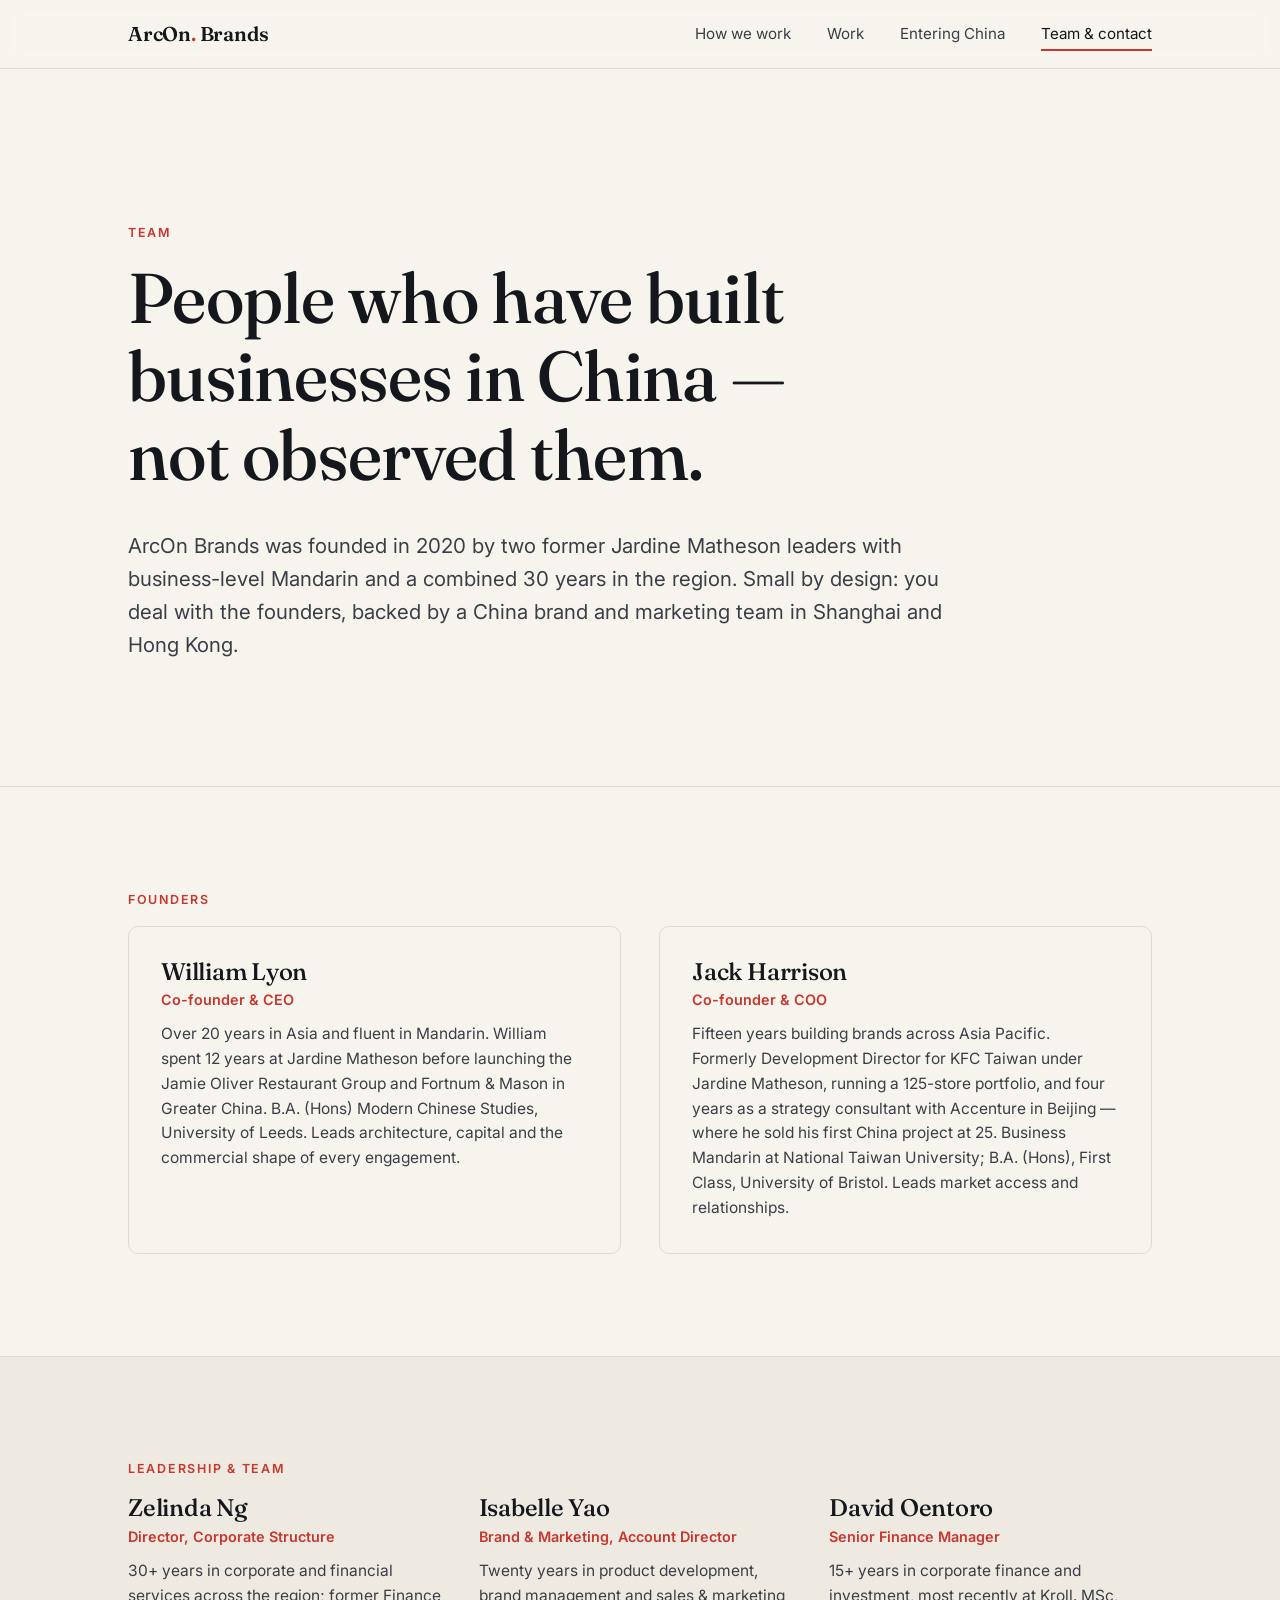
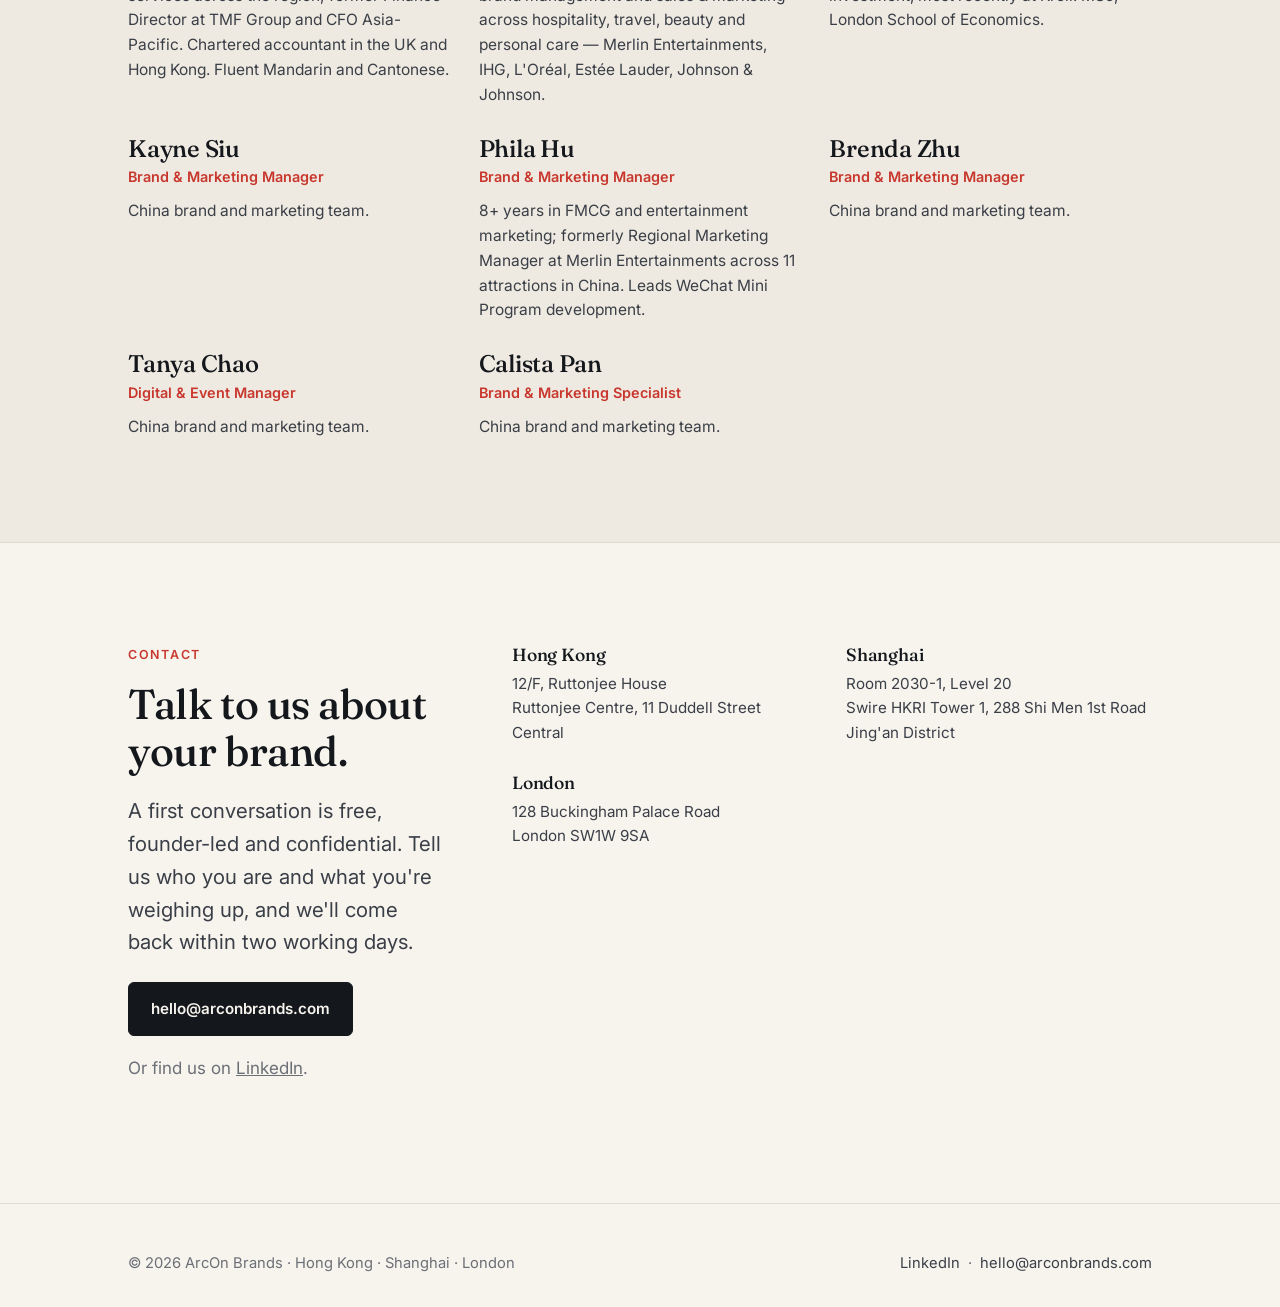
<file: docs/team.html>
<!DOCTYPE html>
<html lang="en">
<head>
<meta charset="utf-8">
<meta name="viewport" content="width=device-width, initial-scale=1">
<title>Team & contact — ArcOn Brands</title>
<meta name="description" content="Meet the ArcOn Brands founders and team in Hong Kong, Shanghai and London, and get in touch.">
<link rel="preconnect" href="https://fonts.googleapis.com">
<link rel="preconnect" href="https://fonts.gstatic.com" crossorigin>
<link href="https://fonts.googleapis.com/css2?family=Fraunces:opsz,wght@9..144,400;9..144,500;9..144,600&family=Inter:wght@400;500;600&display=swap" rel="stylesheet">
<link rel="icon" href="favicon.svg" type="image/svg+xml">
<meta property="og:type" content="website">
<meta property="og:title" content="Team & contact — ArcOn Brands">
<meta property="og:description" content="Meet the ArcOn Brands founders and team in Hong Kong, Shanghai and London, and get in touch.">
<meta property="og:site_name" content="ArcOn Brands">
<link rel="stylesheet" href="styles.css">
</head>
<body>
<header>
  <div class="wrap nav">
    <a class="brand" href="index.html">ArcOn<span>.</span> Brands</a>
    <button class="menu-btn" aria-expanded="false" aria-controls="links" onclick="const l=document.getElementById('links');const o=l.classList.toggle('open');this.setAttribute('aria-expanded',o)">Menu</button>
    <ul class="links" id="links">
      <li><a href="how-we-work.html">How we work</a></li>
      <li><a href="work.html">Work</a></li>
      <li><a href="entering-china.html">Entering China</a></li>
      <li><a href="team.html" aria-current="page">Team &amp; contact</a></li>
    </ul>
  </div>
</header>
<main>

<section class="hero">
  <div class="wrap">
    <div class="eyebrow">Team</div>
    <h1>People who have built businesses in China — not observed them.</h1>
    <p class="lede">ArcOn Brands was founded in 2020 by two former Jardine Matheson leaders with business-level Mandarin and a combined 30 years in the region. Small by design: you deal with the founders, backed by a China brand and marketing team in Shanghai and Hong Kong.</p>
  </div>
</section>

<section>
  <div class="wrap">
    <div class="eyebrow">Founders</div>
    <div class="grid two">
      <div class="founder person">
        <h3>William Lyon</h3>
        <div class="role">Co-founder &amp; CEO</div>
        <p>Over 20 years in Asia and fluent in Mandarin. William spent 12 years at Jardine Matheson before launching the Jamie Oliver Restaurant Group and Fortnum &amp; Mason in Greater China. B.A. (Hons) Modern Chinese Studies, University of Leeds. Leads architecture, capital and the commercial shape of every engagement.</p>
      </div>
      <div class="founder person">
        <h3>Jack Harrison</h3>
        <div class="role">Co-founder &amp; COO</div>
        <p>Fifteen years building brands across Asia Pacific. Formerly Development Director for KFC Taiwan under Jardine Matheson, running a 125-store portfolio, and four years as a strategy consultant with Accenture in Beijing — where he sold his first China project at 25. Business Mandarin at National Taiwan University; B.A. (Hons), First Class, University of Bristol. Leads market access and relationships.</p>
      </div>
    </div>
  </div>
</section>

<section class="deep">
  <div class="wrap">
    <div class="eyebrow">Leadership &amp; team</div>
    <div class="people">
      <div class="person"><h3>Zelinda Ng</h3><div class="role">Director, Corporate Structure</div><p>30+ years in corporate and financial services across the region; former Finance Director at TMF Group and CFO Asia-Pacific. Chartered accountant in the UK and Hong Kong. Fluent Mandarin and Cantonese.</p></div>
      <div class="person"><h3>Isabelle Yao</h3><div class="role">Brand &amp; Marketing, Account Director</div><p>Twenty years in product development, brand management and sales &amp; marketing across hospitality, travel, beauty and personal care — Merlin Entertainments, IHG, L'Oréal, Estée Lauder, Johnson &amp; Johnson.</p></div>
      <div class="person"><h3>David Oentoro</h3><div class="role">Senior Finance Manager</div><p>15+ years in corporate finance and investment, most recently at Kroll. MSc, London School of Economics.</p></div>
      <div class="person"><h3>Kayne Siu</h3><div class="role">Brand &amp; Marketing Manager</div><p>China brand and marketing team.</p></div>
      <div class="person"><h3>Phila Hu</h3><div class="role">Brand &amp; Marketing Manager</div><p>8+ years in FMCG and entertainment marketing; formerly Regional Marketing Manager at Merlin Entertainments across 11 attractions in China. Leads WeChat Mini Program development.</p></div>
      <div class="person"><h3>Brenda Zhu</h3><div class="role">Brand &amp; Marketing Manager</div><p>China brand and marketing team.</p></div>
      <div class="person"><h3>Tanya Chao</h3><div class="role">Digital &amp; Event Manager</div><p>China brand and marketing team.</p></div>
      <div class="person"><h3>Calista Pan</h3><div class="role">Brand &amp; Marketing Specialist</div><p>China brand and marketing team.</p></div>
    </div>
  </div>
</section>

<section id="contact">
  <div class="wrap split">
    <div>
      <div class="eyebrow">Contact</div>
      <h2>Talk to us about your brand.</h2>
      <p class="lede">A first conversation is free, founder-led and confidential. Tell us who you are and what you're weighing up, and we'll come back within two working days.</p>
      <p><a class="btn primary" href="mailto:hello@arconbrands.com">hello@arconbrands.com</a></p>
      <p class="muted">Or find us on <a href="https://www.linkedin.com/company/arcon-brands-hongkong" target="_blank" rel="noopener">LinkedIn</a>.</p>
    </div>
    <div class="offices">
      <div><h4>Hong Kong</h4><p>12/F, Ruttonjee House
Ruttonjee Centre, 11 Duddell Street
Central</p></div>
      <div><h4>Shanghai</h4><p>Room 2030-1, Level 20
Swire HKRI Tower 1, 288 Shi Men 1st Road
Jing'an District</p></div>
      <div><h4>London</h4><p>128 Buckingham Palace Road
London SW1W 9SA</p></div>
    </div>
  </div>
</section>
</main>
<footer class="site">
  <div class="wrap">
    <div class="row">
      <div>© 2026 ArcOn Brands · Hong Kong · Shanghai · London</div>
      <div><a href="https://www.linkedin.com/company/arcon-brands-hongkong" target="_blank" rel="noopener">LinkedIn</a> &nbsp;·&nbsp; <a href="mailto:hello@arconbrands.com">hello@arconbrands.com</a></div>
    </div>
  </div>
</footer>
</body>
</html>
</file>
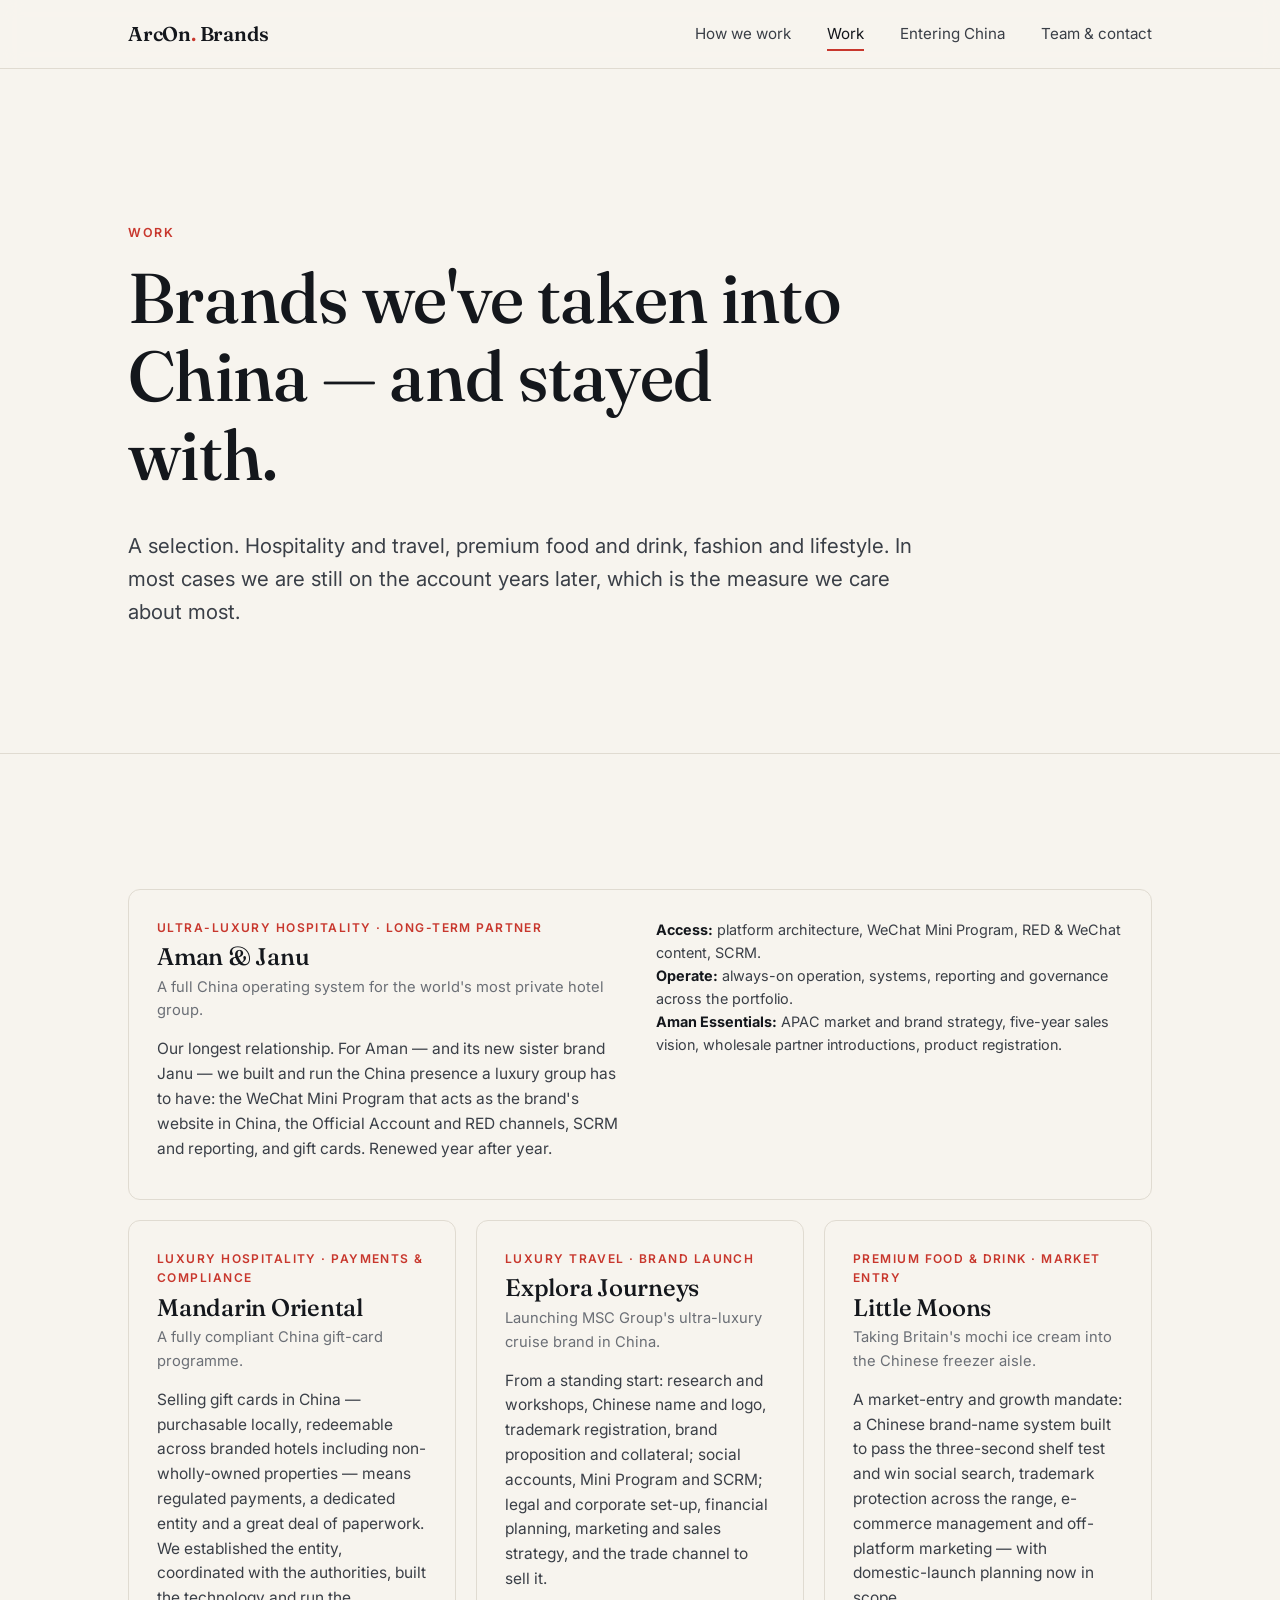
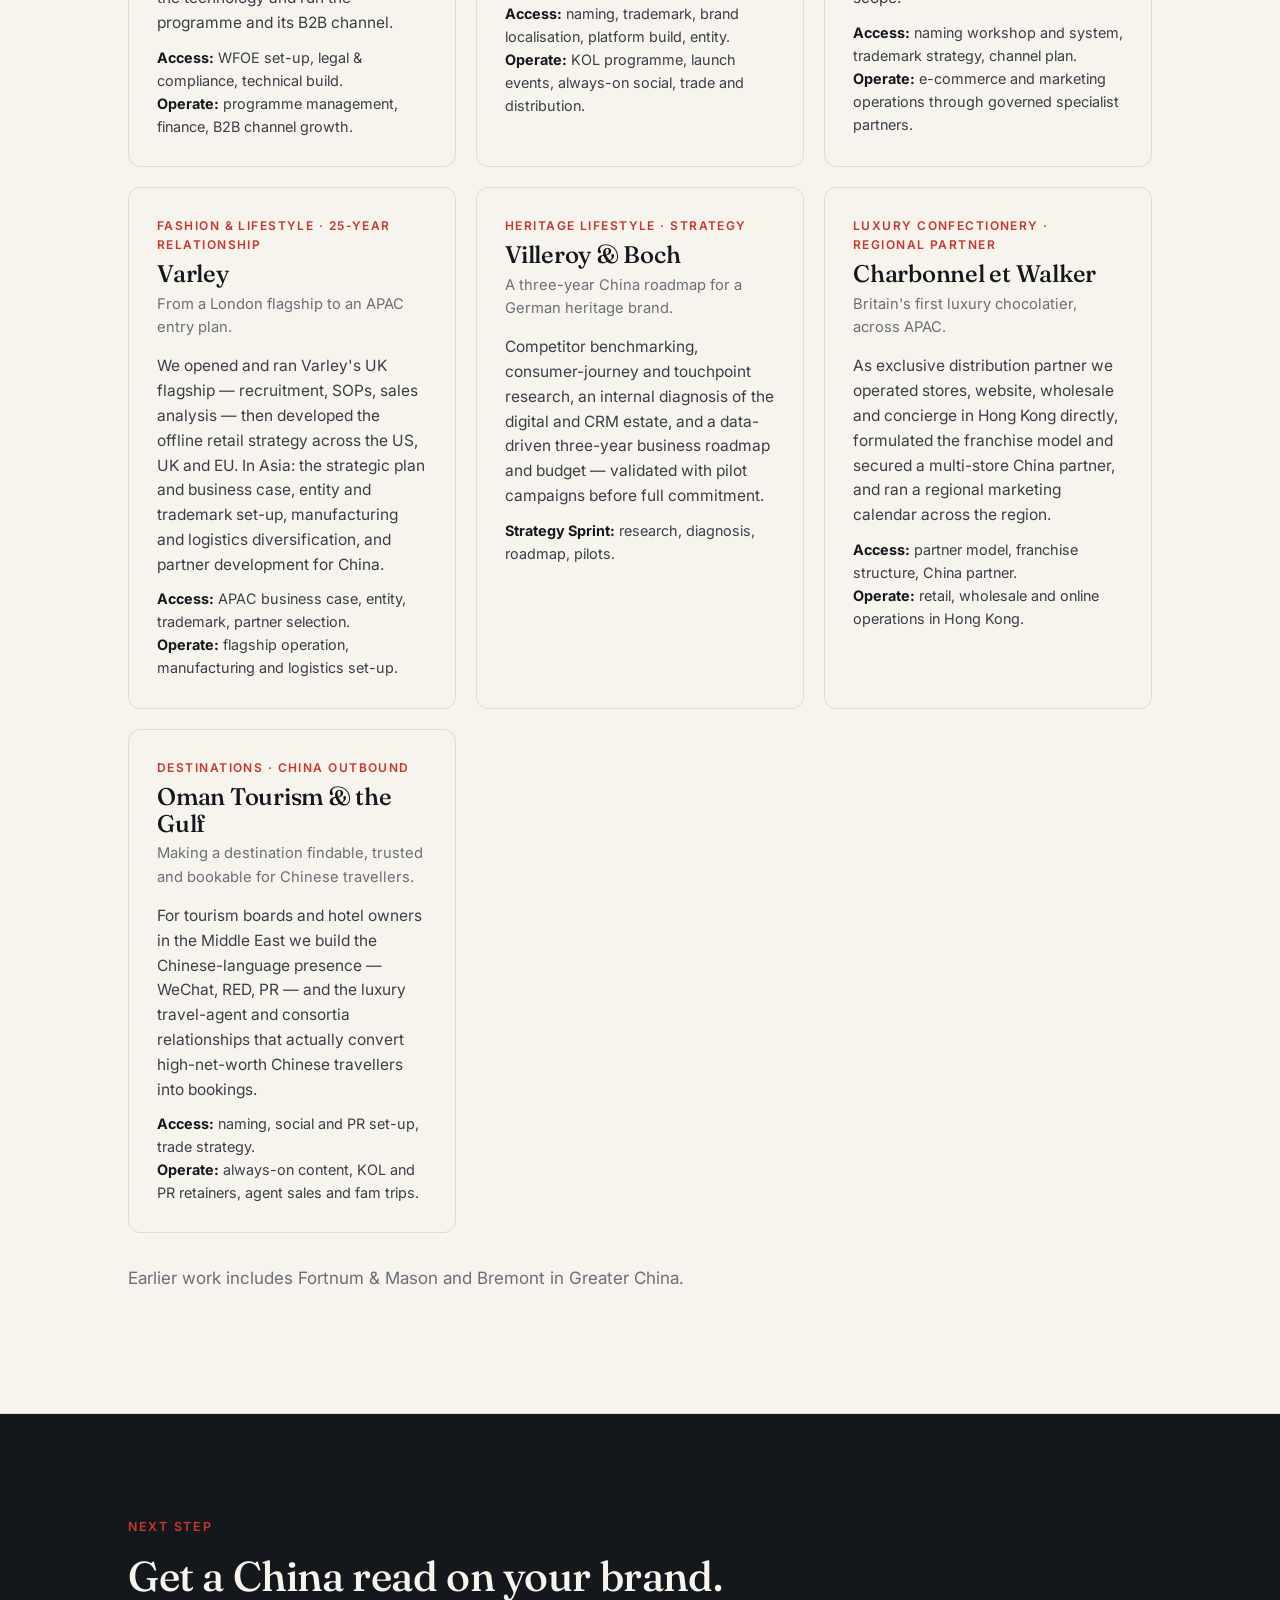
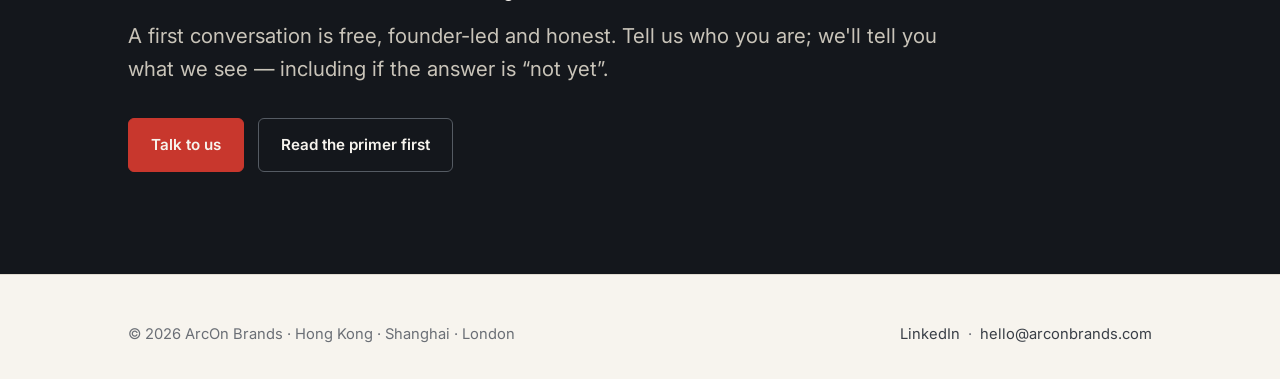
<file: docs/work.html>
<!DOCTYPE html>
<html lang="en">
<head>
<meta charset="utf-8">
<meta name="viewport" content="width=device-width, initial-scale=1">
<title>Work — ArcOn Brands</title>
<meta name="description" content="Case studies: Aman, Mandarin Oriental, Explora Journeys, Little Moons, Varley, Villeroy & Boch, Charbonnel et Walker and Oman Tourism in China.">
<link rel="preconnect" href="https://fonts.googleapis.com">
<link rel="preconnect" href="https://fonts.gstatic.com" crossorigin>
<link href="https://fonts.googleapis.com/css2?family=Fraunces:opsz,wght@9..144,400;9..144,500;9..144,600&family=Inter:wght@400;500;600&display=swap" rel="stylesheet">
<link rel="icon" href="favicon.svg" type="image/svg+xml">
<meta property="og:type" content="website">
<meta property="og:title" content="Work — ArcOn Brands">
<meta property="og:description" content="Case studies: Aman, Mandarin Oriental, Explora Journeys, Little Moons, Varley, Villeroy & Boch, Charbonnel et Walker and Oman Tourism in China.">
<meta property="og:site_name" content="ArcOn Brands">
<link rel="stylesheet" href="styles.css">
</head>
<body>
<header>
  <div class="wrap nav">
    <a class="brand" href="index.html">ArcOn<span>.</span> Brands</a>
    <button class="menu-btn" aria-expanded="false" aria-controls="links" onclick="const l=document.getElementById('links');const o=l.classList.toggle('open');this.setAttribute('aria-expanded',o)">Menu</button>
    <ul class="links" id="links">
      <li><a href="how-we-work.html">How we work</a></li>
      <li><a href="work.html" aria-current="page">Work</a></li>
      <li><a href="entering-china.html">Entering China</a></li>
      <li><a href="team.html">Team &amp; contact</a></li>
    </ul>
  </div>
</header>
<main>

<section class="hero">
  <div class="wrap">
    <div class="eyebrow">Work</div>
    <h1>Brands we've taken into China — and stayed with.</h1>
    <p class="lede">A selection. Hospitality and travel, premium food and drink, fashion and lifestyle. In most cases we are still on the account years later, which is the measure we care about most.</p>
  </div>
</section>

<section>
  <div class="wrap">
    <div class="cases">

      <div class="case case-lg">
        <div>
          <div class="sector">Ultra-luxury hospitality · long-term partner</div>
          <h3>Aman &amp; Janu</h3>
          <div class="brief">A full China operating system for the world's most private hotel group.</div>
          <p>Our longest relationship. For Aman — and its new sister brand Janu — we built and run the China presence a luxury group has to have: the WeChat Mini Program that acts as the brand's website in China, the Official Account and RED channels, SCRM and reporting, and gift cards. Renewed year after year.</p>
        </div>
        <div>
          <div class="did"><strong>Access:</strong> platform architecture, WeChat Mini Program, RED &amp; WeChat content, SCRM.<br><strong>Operate:</strong> always-on operation, systems, reporting and governance across the portfolio.<br><strong>Aman Essentials:</strong> APAC market and brand strategy, five-year sales vision, wholesale partner introductions, product registration.</div>
        </div>
      </div>

      <div class="case">
        <div class="sector">Luxury hospitality · payments &amp; compliance</div>
        <h3>Mandarin Oriental</h3>
        <div class="brief">A fully compliant China gift-card programme.</div>
        <p>Selling gift cards in China — purchasable locally, redeemable across branded hotels including non-wholly-owned properties — means regulated payments, a dedicated entity and a great deal of paperwork. We established the entity, coordinated with the authorities, built the technology and run the programme and its B2B channel.</p>
        <div class="did"><strong>Access:</strong> WFOE set-up, legal &amp; compliance, technical build.<br><strong>Operate:</strong> programme management, finance, B2B channel growth.</div>
      </div>

      <div class="case">
        <div class="sector">Luxury travel · brand launch</div>
        <h3>Explora Journeys</h3>
        <div class="brief">Launching MSC Group's ultra-luxury cruise brand in China.</div>
        <p>From a standing start: research and workshops, Chinese name and logo, trademark registration, brand proposition and collateral; social accounts, Mini Program and SCRM; legal and corporate set-up, financial planning, marketing and sales strategy, and the trade channel to sell it.</p>
        <div class="did"><strong>Access:</strong> naming, trademark, brand localisation, platform build, entity.<br><strong>Operate:</strong> KOL programme, launch events, always-on social, trade and distribution.</div>
      </div>

      <div class="case">
        <div class="sector">Premium food &amp; drink · market entry</div>
        <h3>Little Moons</h3>
        <div class="brief">Taking Britain's mochi ice cream into the Chinese freezer aisle.</div>
        <p>A market-entry and growth mandate: a Chinese brand-name system built to pass the three-second shelf test and win social search, trademark protection across the range, e-commerce management and off-platform marketing — with domestic-launch planning now in scope.</p>
        <div class="did"><strong>Access:</strong> naming workshop and system, trademark strategy, channel plan.<br><strong>Operate:</strong> e-commerce and marketing operations through governed specialist partners.</div>
      </div>

      <div class="case">
        <div class="sector">Fashion &amp; lifestyle · 25-year relationship</div>
        <h3>Varley</h3>
        <div class="brief">From a London flagship to an APAC entry plan.</div>
        <p>We opened and ran Varley's UK flagship — recruitment, SOPs, sales analysis — then developed the offline retail strategy across the US, UK and EU. In Asia: the strategic plan and business case, entity and trademark set-up, manufacturing and logistics diversification, and partner development for China.</p>
        <div class="did"><strong>Access:</strong> APAC business case, entity, trademark, partner selection.<br><strong>Operate:</strong> flagship operation, manufacturing and logistics set-up.</div>
      </div>

      <div class="case">
        <div class="sector">Heritage lifestyle · strategy</div>
        <h3>Villeroy &amp; Boch</h3>
        <div class="brief">A three-year China roadmap for a German heritage brand.</div>
        <p>Competitor benchmarking, consumer-journey and touchpoint research, an internal diagnosis of the digital and CRM estate, and a data-driven three-year business roadmap and budget — validated with pilot campaigns before full commitment.</p>
        <div class="did"><strong>Strategy Sprint:</strong> research, diagnosis, roadmap, pilots.</div>
      </div>

      <div class="case">
        <div class="sector">Luxury confectionery · regional partner</div>
        <h3>Charbonnel et Walker</h3>
        <div class="brief">Britain's first luxury chocolatier, across APAC.</div>
        <p>As exclusive distribution partner we operated stores, website, wholesale and concierge in Hong Kong directly, formulated the franchise model and secured a multi-store China partner, and ran a regional marketing calendar across the region.</p>
        <div class="did"><strong>Access:</strong> partner model, franchise structure, China partner.<br><strong>Operate:</strong> retail, wholesale and online operations in Hong Kong.</div>
      </div>

      <div class="case">
        <div class="sector">Destinations · China outbound</div>
        <h3>Oman Tourism &amp; the Gulf</h3>
        <div class="brief">Making a destination findable, trusted and bookable for Chinese travellers.</div>
        <p>For tourism boards and hotel owners in the Middle East we build the Chinese-language presence — WeChat, RED, PR — and the luxury travel-agent and consortia relationships that actually convert high-net-worth Chinese travellers into bookings.</p>
        <div class="did"><strong>Access:</strong> naming, social and PR set-up, trade strategy.<br><strong>Operate:</strong> always-on content, KOL and PR retainers, agent sales and fam trips.</div>
      </div>

    </div>
    <p class="muted" style="margin-top:2rem">Earlier work includes Fortnum &amp; Mason and Bremont in Greater China.</p>
  </div>
</section>

<section class="band">
  <div class="wrap">
    <div class="eyebrow">Next step</div>
    <h2>Get a China read on your brand.</h2>
    <p class="lede">A first conversation is free, founder-led and honest. Tell us who you are; we'll tell you what we see — including if the answer is “not yet”.</p>
    <div class="cta-row">
      <a class="btn primary" href="mailto:hello@arconbrands.com">Talk to us</a>
      <a class="btn ghost" href="entering-china.html">Read the primer first</a>
    </div>
  </div>
</section>
</main>
<footer class="site">
  <div class="wrap">
    <div class="row">
      <div>© 2026 ArcOn Brands · Hong Kong · Shanghai · London</div>
      <div><a href="https://www.linkedin.com/company/arcon-brands-hongkong" target="_blank" rel="noopener">LinkedIn</a> &nbsp;·&nbsp; <a href="mailto:hello@arconbrands.com">hello@arconbrands.com</a></div>
    </div>
  </div>
</footer>
</body>
</html>
</file>
<file: docs/styles.css>
/* ArcOn Brands — site styles
   Palette: ink on warm paper, one vermilion accent used sparingly. */

:root {
  --ink: #14171c;
  --ink-soft: #3a3f47;
  --muted: #6b6f76;
  --paper: #f7f4ee;
  --paper-deep: #efeae1;
  --line: #e0dbd1;
  --accent: #c8372d;
  --accent-ink: #a52c24;
  --serif: "Fraunces", Georgia, "Times New Roman", serif;
  --sans: "Inter", -apple-system, BlinkMacSystemFont, "Segoe UI", sans-serif;
  --max: 1120px;
  --gutter: clamp(16px, 5vw, 48px);
}

* { box-sizing: border-box; }
html { scroll-behavior: smooth; }
body {
  margin: 0;
  font-family: var(--sans);
  font-size: 17px;
  line-height: 1.6;
  color: var(--ink);
  background: var(--paper);
  -webkit-font-smoothing: antialiased;
}
img { max-width: 100%; display: block; }
a { color: inherit; }

h1, h2, h3, h4 {
  font-family: var(--serif);
  font-weight: 500;
  line-height: 1.12;
  letter-spacing: -0.01em;
  margin: 0 0 0.5em;
}
h1 { font-size: clamp(2.4rem, 5.5vw, 4.4rem); }
h2 { font-size: clamp(1.8rem, 3.4vw, 2.6rem); }
h3 { font-size: clamp(1.25rem, 2vw, 1.5rem); }
p { margin: 0 0 1.1em; }
.lede { font-size: clamp(1.1rem, 1.6vw, 1.3rem); color: var(--ink-soft); max-width: 40em; }
.eyebrow {
  font-size: 0.78rem;
  letter-spacing: 0.14em;
  text-transform: uppercase;
  color: var(--accent);
  font-weight: 600;
  margin-bottom: 1rem;
}
.muted { color: var(--muted); }

.wrap { max-width: var(--max); margin: 0 auto; padding: 0 var(--gutter); }
section { padding: clamp(56px, 8vw, 112px) 0; }
section + section { border-top: 1px solid var(--line); }
.deep { background: var(--paper-deep); }

/* Header */
header {
  position: sticky; top: 0; z-index: 10;
  background: color-mix(in srgb, var(--paper) 88%, transparent);
  backdrop-filter: blur(10px);
  border-bottom: 1px solid var(--line);
}
.nav {
  display: flex; align-items: center; justify-content: space-between;
  height: 68px;
}
.brand {
  font-family: var(--serif); font-size: 1.25rem; font-weight: 600;
  text-decoration: none; letter-spacing: -0.01em;
}
.brand span { color: var(--accent); }
.links { display: flex; gap: clamp(18px, 3vw, 36px); list-style: none; margin: 0; padding: 0; }
.links a {
  text-decoration: none; font-size: 0.95rem; color: var(--ink-soft);
  padding: 6px 0; border-bottom: 2px solid transparent;
}
.links a:hover, .links a[aria-current="page"] { color: var(--ink); border-color: var(--accent); }
.menu-btn { display: none; background: none; border: 1px solid var(--line); border-radius: 6px; padding: 8px 12px; font: inherit; cursor: pointer; }

@media (max-width: 720px) {
  .menu-btn { display: block; }
  .links {
    display: none; position: absolute; left: 0; right: 0; top: 68px;
    flex-direction: column; gap: 0; background: var(--paper);
    border-bottom: 1px solid var(--line); padding: 8px var(--gutter) 16px;
  }
  .links.open { display: flex; }
  .links a { display: block; padding: 12px 0; border-bottom: 1px solid var(--line); }
}

/* Hero */
.hero { padding: clamp(72px, 12vw, 160px) 0 clamp(56px, 8vw, 112px); }
.hero h1 { max-width: 16ch; }
.hero .lede { margin-top: 1.5rem; }
.cta-row { display: flex; gap: 14px; flex-wrap: wrap; margin-top: 2rem; }
.btn {
  display: inline-block; padding: 14px 22px; border-radius: 6px;
  text-decoration: none; font-weight: 600; font-size: 0.95rem;
  border: 1px solid var(--ink); transition: background .15s, color .15s;
}
.btn.primary { background: var(--ink); color: var(--paper); }
.btn.primary:hover { background: var(--accent); border-color: var(--accent); }
.btn.ghost:hover { background: var(--ink); color: var(--paper); }

/* Grids */
.grid { display: grid; gap: clamp(24px, 3vw, 40px); }
.grid.two { grid-template-columns: repeat(auto-fit, minmax(280px, 1fr)); }
.grid.three { grid-template-columns: repeat(auto-fit, minmax(240px, 1fr)); }
.split { display: grid; grid-template-columns: 1fr 2fr; gap: clamp(24px, 5vw, 80px); align-items: start; }
@media (max-width: 800px) { .split { grid-template-columns: 1fr; } }

.card {
  padding: 28px; border: 1px solid var(--line); border-radius: 10px; background: var(--paper);
}
.card h3 { margin-top: 0; }
.card p:last-child { margin-bottom: 0; }
.num {
  font-family: var(--serif); font-size: 2rem; color: var(--accent); line-height: 1;
  margin-bottom: 14px;
}

/* Logos / clients */
.clients { display: flex; flex-wrap: wrap; gap: 12px 40px; margin-top: 1.5rem; }
.clients span { font-family: var(--serif); font-size: 1.15rem; color: var(--ink-soft); }

/* Stat strip */
.stats { display: grid; grid-template-columns: repeat(auto-fit, minmax(180px, 1fr)); gap: 24px; }
.stat b { display: block; font-family: var(--serif); font-size: 2.6rem; font-weight: 500; line-height: 1; }
.stat span { color: var(--muted); font-size: 0.95rem; }

/* Quote */
blockquote {
  margin: 0; font-family: var(--serif); font-size: clamp(1.3rem, 2.4vw, 1.9rem);
  line-height: 1.35; max-width: 30em;
}
blockquote footer { font-family: var(--sans); font-size: 0.95rem; color: var(--muted); margin-top: 1.2rem; }

/* Steps / primer */
.steps { counter-reset: step; display: grid; gap: 0; border-top: 1px solid var(--line); }
.step {
  display: grid; grid-template-columns: 64px 1fr; gap: 20px;
  padding: 32px 0; border-bottom: 1px solid var(--line);
}
.step::before {
  counter-increment: step; content: counter(step, decimal-leading-zero);
  font-family: var(--serif); font-size: 1.6rem; color: var(--accent);
}
.step h3 { margin-top: 0.15em; }
.step .how { margin-top: 1rem; padding-left: 16px; border-left: 2px solid var(--accent); color: var(--ink-soft); }
.step .how strong { color: var(--ink); }
@media (max-width: 600px) { .step { grid-template-columns: 1fr; gap: 8px; } }

/* Team */
.people { display: grid; grid-template-columns: repeat(auto-fill, minmax(260px, 1fr)); gap: 28px; }
.person h3 { margin-bottom: 0.1em; }
.person .role { color: var(--accent); font-size: 0.9rem; font-weight: 600; margin-bottom: 0.7rem; }
.person p { font-size: 0.97rem; color: var(--ink-soft); margin: 0; }
.founder { padding: 32px; border: 1px solid var(--line); border-radius: 10px; }

/* Offices */
.offices { display: grid; grid-template-columns: repeat(auto-fit, minmax(220px, 1fr)); gap: 28px; }
.offices h4 { margin-bottom: 0.4em; font-size: 1.1rem; }
.offices p { color: var(--ink-soft); font-size: 0.95rem; margin: 0; white-space: pre-line; }

/* Teaser (Phase 2 tool) */
.teaser {
  border: 1px dashed var(--accent); border-radius: 12px; padding: clamp(28px, 4vw, 48px);
  display: grid; grid-template-columns: 1fr auto; gap: 28px; align-items: center;
}
.teaser .zh { font-size: clamp(2.6rem, 6vw, 4.5rem); font-family: var(--serif); color: var(--accent); line-height: 1; }
@media (max-width: 700px) { .teaser { grid-template-columns: 1fr; } }

/* Footer */
footer.site {
  border-top: 1px solid var(--line); padding: 48px 0 32px; font-size: 0.92rem; color: var(--muted);
}
footer.site .row { display: flex; justify-content: space-between; flex-wrap: wrap; gap: 16px; }
footer.site a { color: var(--ink-soft); text-decoration: none; }
footer.site a:hover { color: var(--accent); }

/* ===== v2: bold hero + naming demo ===== */
.hero-dark {
  background: var(--ink); color: var(--paper);
  padding: clamp(64px, 10vw, 140px) 0 clamp(56px, 8vw, 100px);
  position: relative; overflow: hidden;
}
.hero-dark::after {
  content: "名"; position: absolute; right: -0.1em; top: -0.15em;
  font-family: var(--serif); font-size: clamp(18rem, 42vw, 40rem); line-height: 1;
  color: var(--paper); opacity: 0.045; pointer-events: none;
}
.hero-dark .eyebrow { color: #ff6f5e; }
.hero-dark h1 { color: var(--paper); max-width: 14ch; }
.hero-dark .lede { color: #c9c4b9; }
.hero-dark .wrap { position: relative; z-index: 1; }

.namer { margin-top: 2.2rem; max-width: 620px; }
.namer form { display: flex; gap: 10px; }
.namer input {
  flex: 1; min-width: 0; font: inherit; font-size: 1.1rem; padding: 16px 18px;
  border-radius: 8px; border: 1px solid #3a3f47; background: #1e2228; color: var(--paper);
}
.namer input::placeholder { color: #7d828a; }
.namer input:focus { outline: 2px solid var(--accent); outline-offset: 1px; }
.namer button {
  font: inherit; font-weight: 600; font-size: 1rem; padding: 16px 22px; border-radius: 8px;
  border: 0; background: var(--accent); color: #fff; cursor: pointer; white-space: nowrap;
}
.namer button:hover { background: #e04a3f; }
.namer .hint { margin-top: 10px; font-size: 0.9rem; color: #8a8f97; }
.namer .hint button { all: unset; cursor: pointer; color: #c9c4b9; text-decoration: underline; text-underline-offset: 3px; }
@media (max-width: 520px) { .namer form { flex-direction: column; } }

.result {
  margin-top: 1.8rem; padding: 26px 28px; border-radius: 12px;
  background: #1e2228; border: 1px solid #2c3138; max-width: 620px;
  display: none; animation: rise .35s ease both;
}
.result.show { display: block; }
@keyframes rise { from { opacity: 0; transform: translateY(8px);} to { opacity: 1; transform: none;} }
.result .zh { font-family: var(--serif); font-size: clamp(3rem, 8vw, 5rem); line-height: 1; color: var(--paper); margin: 0 0 6px; }
.result .py { color: #ff6f5e; font-size: 1.05rem; letter-spacing: 0.02em; margin-bottom: 12px; }
.result .meaning { font-size: 1.15rem; color: var(--paper); margin-bottom: 8px; }
.result .note { color: #c9c4b9; font-size: 0.97rem; margin: 0; }
.result .tag {
  display: inline-block; font-size: 0.72rem; letter-spacing: .1em; text-transform: uppercase;
  padding: 4px 8px; border-radius: 4px; background: #2c3138; color: #c9c4b9; margin-bottom: 14px;
}
.result .tag.bad { background: #4a1f1b; color: #ffb3a9; }
.result .cta { margin-top: 18px; padding-top: 16px; border-top: 1px solid #2c3138; font-size: 0.97rem; color: #c9c4b9; }
.result .cta a { color: var(--paper); }

/* ticker of examples */
.ticker { margin-top: 3rem; display: flex; gap: 36px; overflow: hidden; mask-image: linear-gradient(90deg, transparent, #000 8%, #000 92%, transparent); }
.ticker-track { display: flex; gap: 36px; animation: slide 60s linear infinite; white-space: nowrap; }
.ticker span { color: #8a8f97; font-size: 0.95rem; }
.ticker b { color: var(--paper); font-family: var(--serif); font-weight: 500; font-size: 1.15rem; margin-left: 8px; }
@keyframes slide { to { transform: translateX(-50%); } }

/* thesis strap */
.thesis h2 { font-size: clamp(2rem, 4.6vw, 3.6rem); max-width: 18ch; }
.thesis h2 em { color: var(--accent); font-style: normal; }

/* then/now */
.compare { display: grid; grid-template-columns: 1fr 1fr; gap: 0; border: 1px solid var(--line); border-radius: 12px; overflow: hidden; }
.compare > div { padding: 32px; }
.compare > div + div { border-left: 1px solid var(--line); background: var(--paper); }
.compare .deep-col { background: var(--paper-deep); }
.compare h3 { font-size: 0.8rem; letter-spacing: .14em; text-transform: uppercase; font-family: var(--sans); font-weight: 600; color: var(--muted); }
.compare ul { margin: 0; padding: 0; list-style: none; }
.compare li { padding: 12px 0; border-top: 1px solid var(--line); }
.compare li:first-child { border-top: 0; }
.compare .now li { color: var(--ink); }
@media (max-width: 700px) { .compare { grid-template-columns: 1fr; } .compare > div + div { border-left: 0; border-top: 1px solid var(--line); } }

/* big CTA band */
.band { background: var(--ink); color: var(--paper); }
.band h2 { color: var(--paper); }
.band .lede { color: #c9c4b9; }
.band .btn.primary { background: var(--accent); border-color: var(--accent); }
.band .btn.primary:hover { background: #e04a3f; }
.band .btn.ghost { color: var(--paper); border-color: #555b63; }
.band .btn.ghost:hover { background: var(--paper); color: var(--ink); }

/* ===== v3: strategic partner ===== */
.gap { display: grid; grid-template-columns: repeat(auto-fit, minmax(240px, 1fr)); gap: 20px; margin-top: 2rem; }
.gap .card { border-top: 3px solid var(--accent); }
.gap .card .who { font-size: 0.78rem; letter-spacing: .12em; text-transform: uppercase; color: var(--muted); font-weight: 600; margin-bottom: 8px; }
.punch { font-family: var(--serif); font-size: clamp(1.4rem, 2.6vw, 2rem); margin-top: 2.5rem; max-width: 30ch; }
.punch em { color: var(--accent); font-style: normal; }

.engines { display: grid; grid-template-columns: repeat(auto-fit, minmax(280px, 1fr)); gap: 20px; margin-top: 2rem; }
.engine { padding: 32px 28px; border-radius: 12px; background: var(--paper); border: 1px solid var(--line); display: flex; flex-direction: column; }
.engine .k { font-family: var(--serif); color: var(--accent); font-size: 0.95rem; letter-spacing: .04em; margin-bottom: 10px; }
.engine h3 { margin-bottom: .3em; }
.engine .for { color: var(--muted); font-size: .92rem; margin-bottom: 1rem; }
.engine ul { margin: 0 0 1rem; padding-left: 1.1em; color: var(--ink-soft); font-size: .97rem; }
.engine ul li { margin: 4px 0; }
.engine .foot { margin-top: auto; padding-top: 14px; border-top: 1px solid var(--line); font-size: .9rem; color: var(--ink-soft); }
.engine.featured { background: var(--ink); color: var(--paper); border-color: var(--ink); }
.engine.featured h3, .engine.featured ul, .engine.featured .foot { color: var(--paper); }
.engine.featured .for { color: #c9c4b9; } .engine.featured .foot { border-color: #3a3f47; }

.aud { display: grid; grid-template-columns: 1fr 1fr; gap: 20px; margin-top: 2rem; }
.aud > div { padding: 32px; border-radius: 12px; border: 1px solid var(--line); background: var(--paper); }
.aud .big { font-family: var(--serif); font-size: 2.4rem; line-height: 1; color: var(--accent); margin-bottom: 8px; }
.aud .src { font-size: .8rem; color: var(--muted); }
@media (max-width: 760px) { .aud { grid-template-columns: 1fr; } }

.logos { display: flex; flex-wrap: wrap; gap: 14px 36px; margin-top: 1.6rem; }
.logos span { font-family: var(--serif); font-size: 1.2rem; color: var(--ink-soft); white-space: nowrap; }

.ai { background: var(--ink); color: var(--paper); }
.ai h2 { color: var(--paper); } .ai .lede, .ai p { color: #c9c4b9; }
.ai .models { display: flex; flex-wrap: wrap; gap: 10px; margin: 1.4rem 0; }
.ai .models span { border: 1px solid #3a3f47; border-radius: 999px; padding: 6px 14px; font-size: .9rem; color: var(--paper); }
.ai .stat b { color: var(--paper); } .ai .stat span { color: #8a8f97; }
.ai .btn.primary { background: var(--accent); border-color: var(--accent); }

.cases { display: grid; grid-template-columns: repeat(auto-fit, minmax(300px, 1fr)); gap: 20px; margin-top: 2rem; }
.case { padding: 28px; border-radius: 12px; border: 1px solid var(--line); background: var(--paper); }
.case .sector { font-size: .75rem; letter-spacing: .12em; text-transform: uppercase; color: var(--accent); font-weight: 600; }
.case h3 { margin: .3em 0 .2em; }
.case .brief { color: var(--muted); font-size: .92rem; margin-bottom: .9rem; }
.case p { font-size: .97rem; color: var(--ink-soft); margin-bottom: .6rem; }
.case .did { font-size: .9rem; color: var(--ink-soft); }
.case .did strong { color: var(--ink); }
.case-lg { grid-column: 1 / -1; display: grid; grid-template-columns: 1fr 1fr; gap: 32px; }
@media (max-width: 760px) { .case-lg { grid-template-columns: 1fr; } }

.principles { display: grid; grid-template-columns: repeat(auto-fit, minmax(260px, 1fr)); gap: 28px 40px; margin-top: 2rem; }
.principles h3 { font-size: 1.15rem; margin-bottom: .3em; }
.principles p { color: var(--ink-soft); font-size: .97rem; margin: 0; }

.network { display: grid; grid-template-columns: repeat(auto-fit, minmax(200px, 1fr)); gap: 12px; margin-top: 1.5rem; }
.network span { padding: 12px 14px; border: 1px solid var(--line); border-radius: 8px; font-size: .92rem; background: var(--paper); }
</file>
